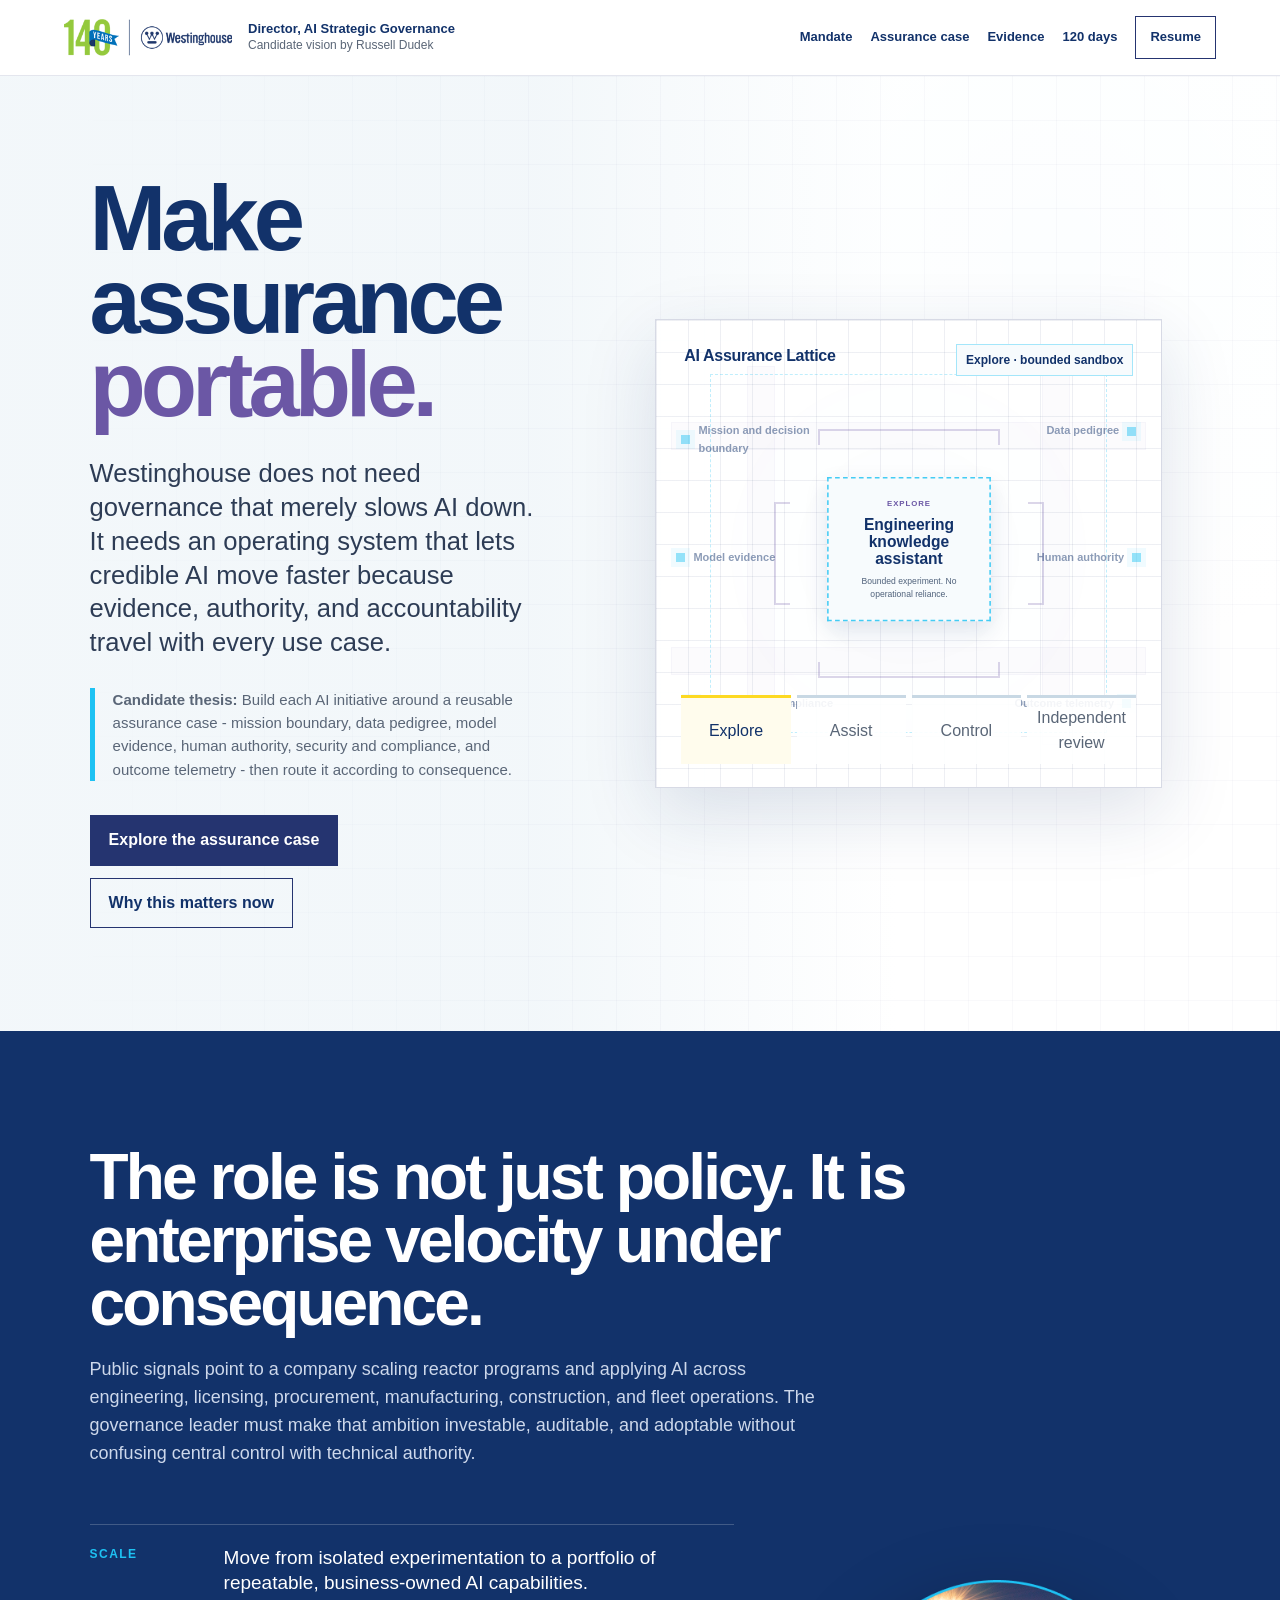
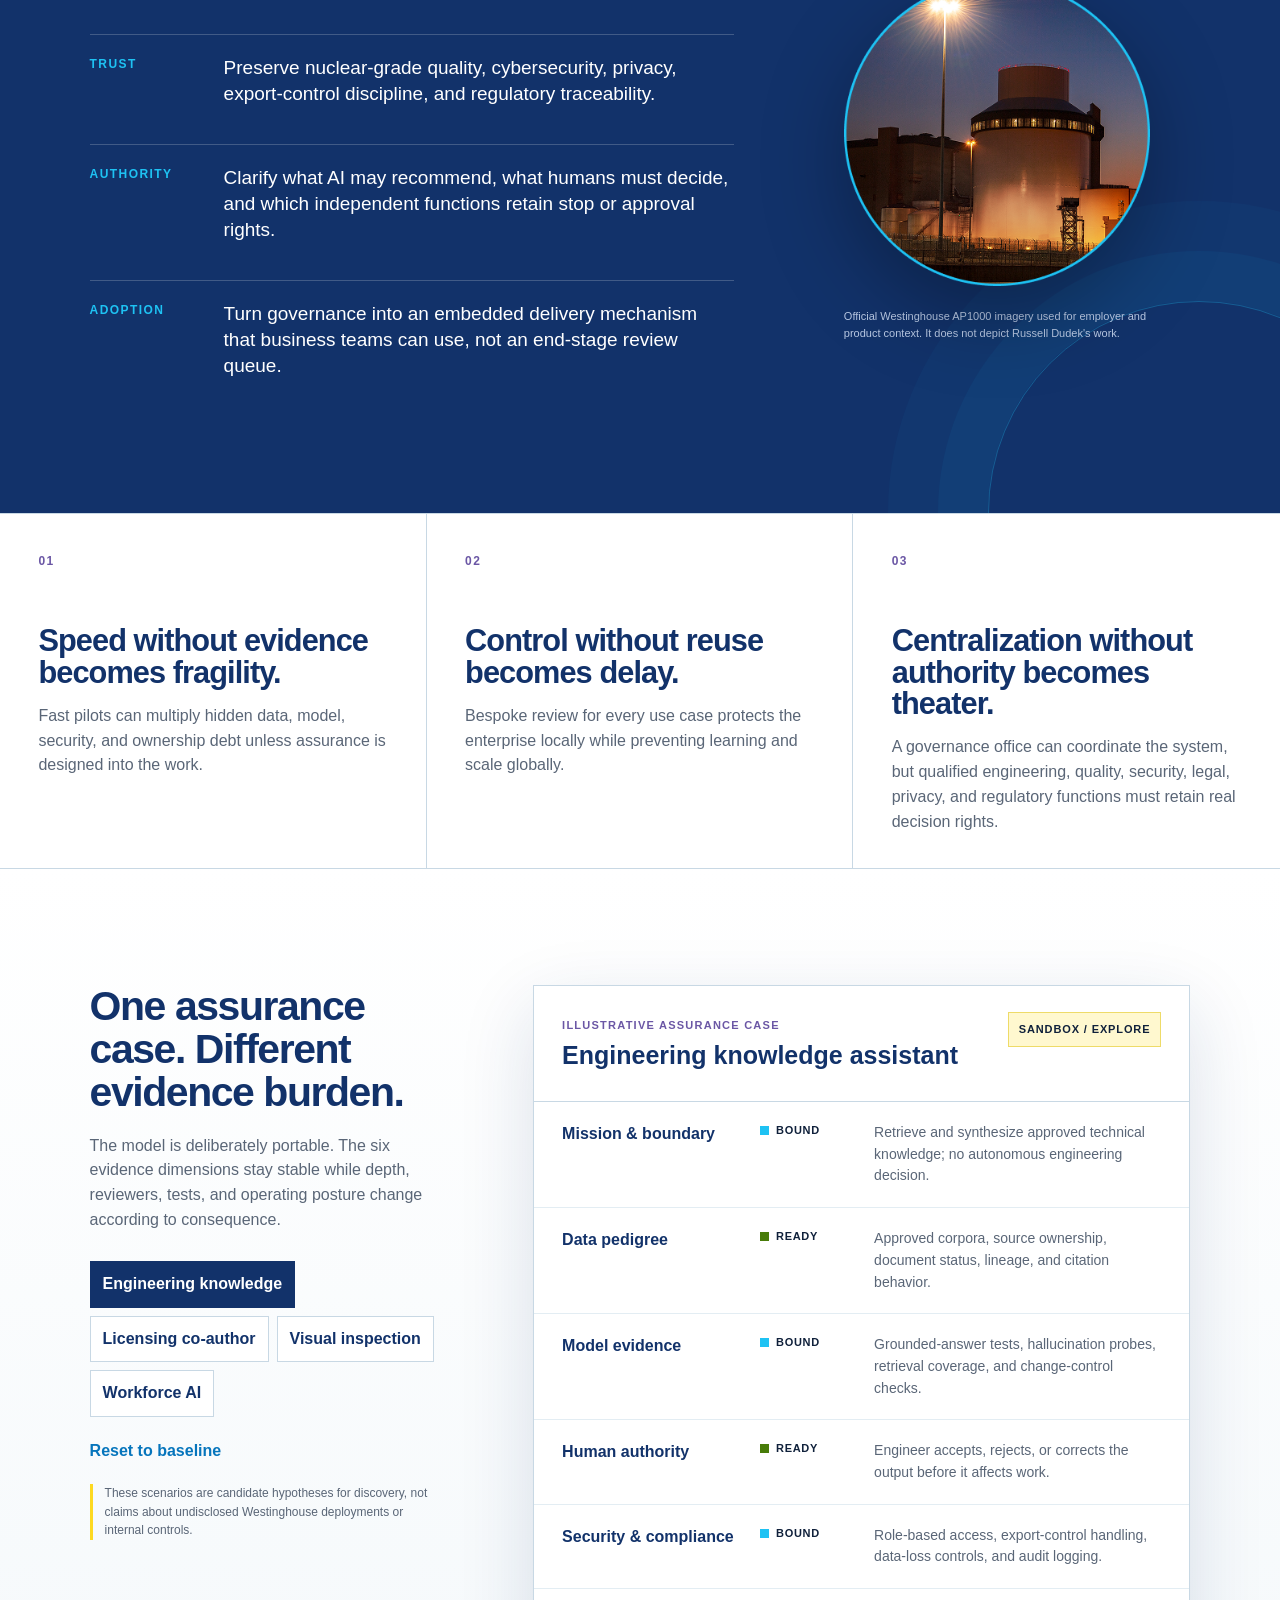
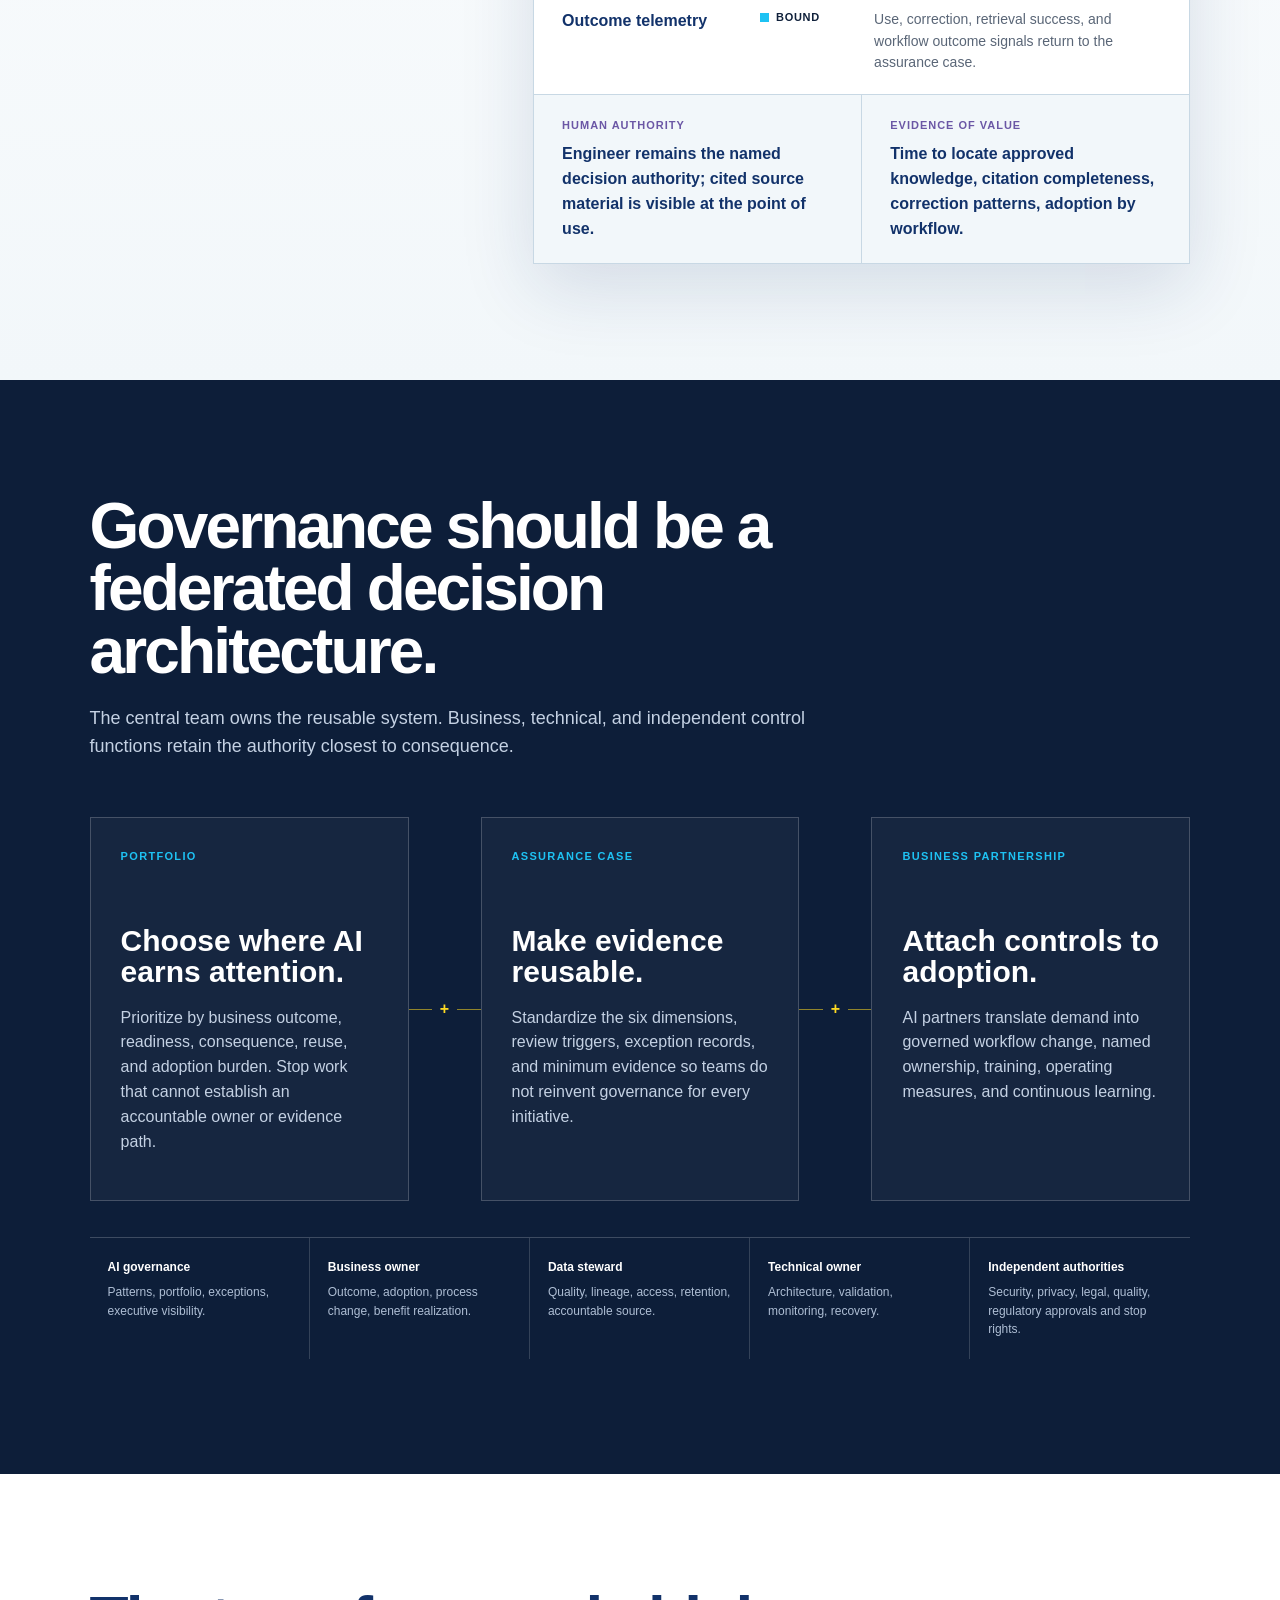
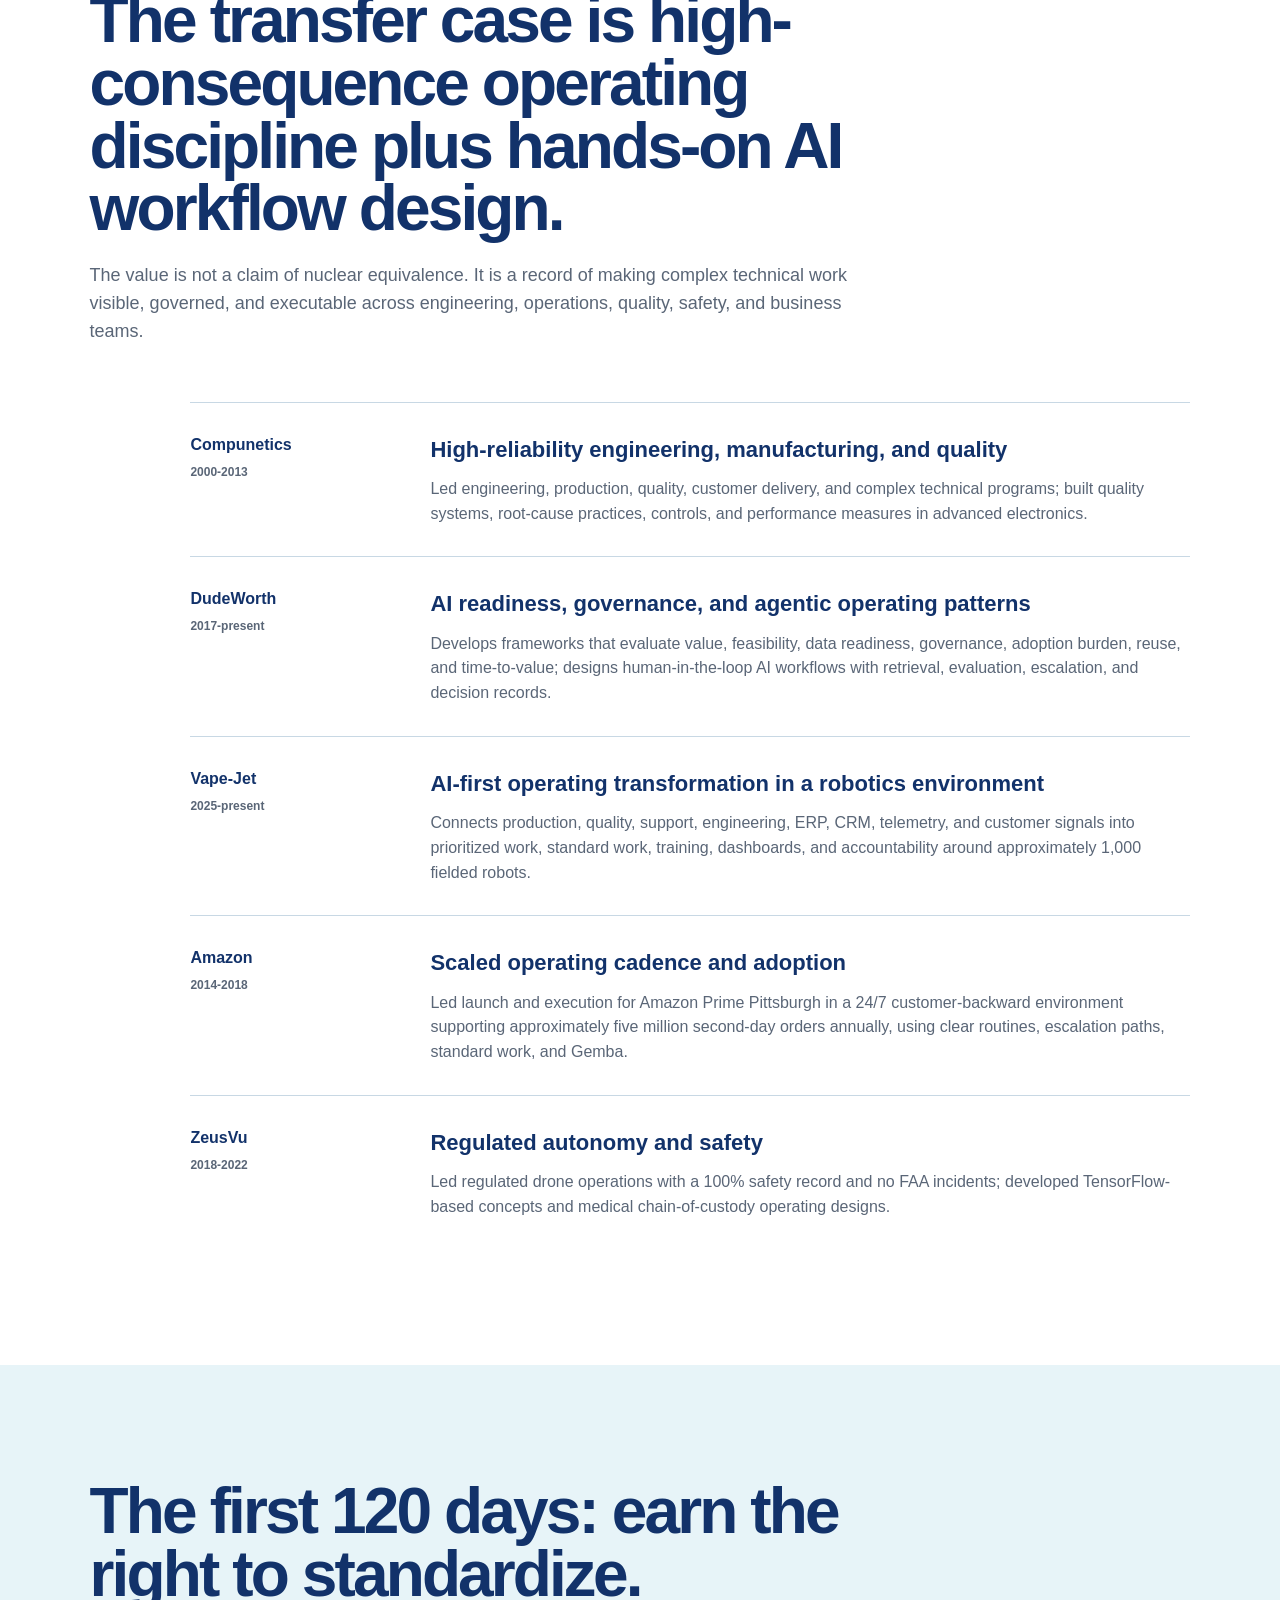
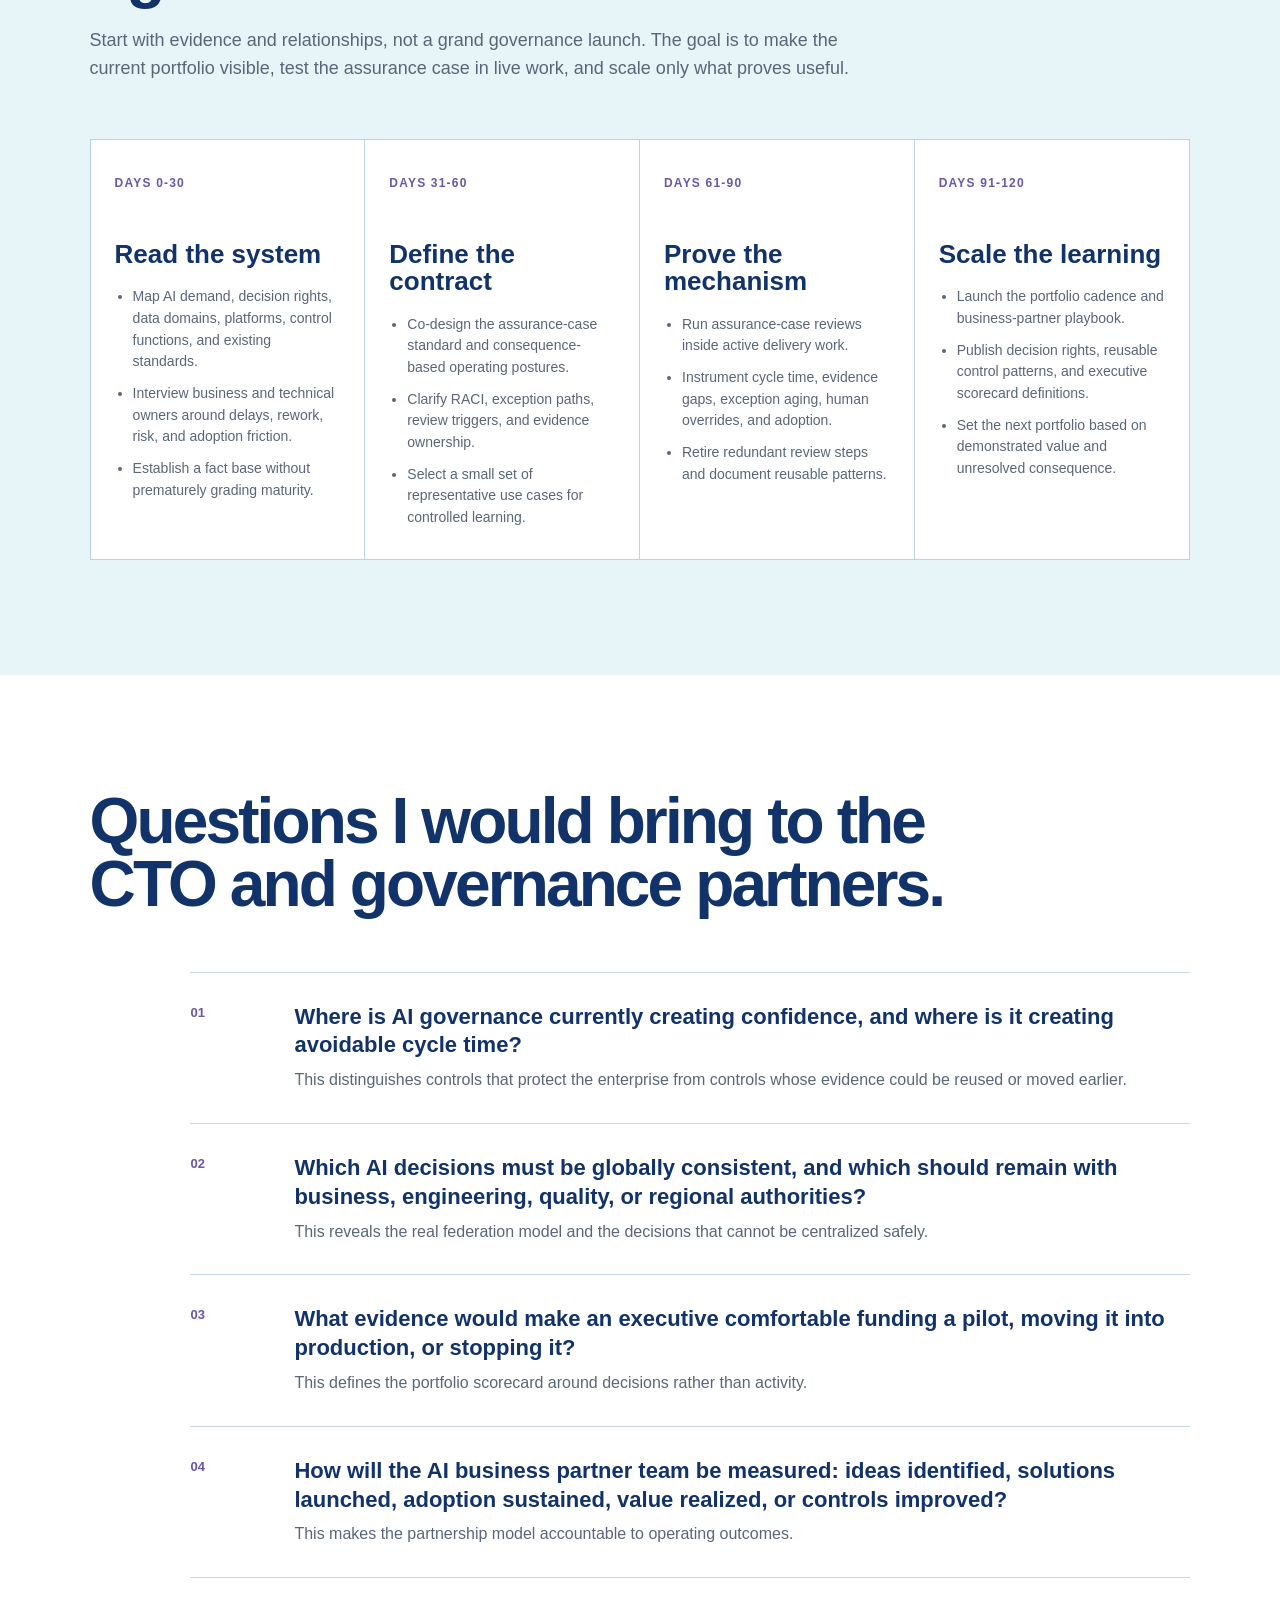
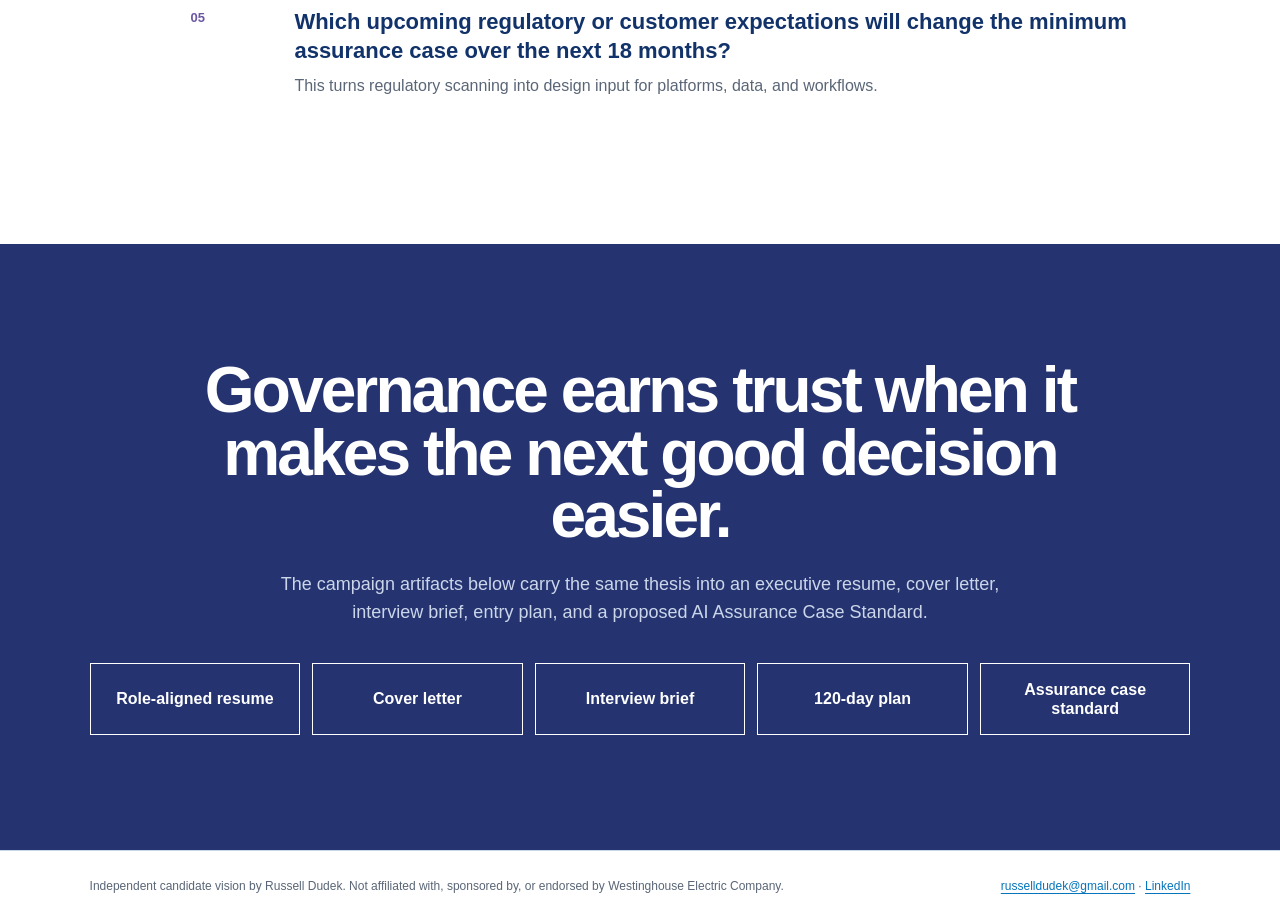
<file: index.html>
<!doctype html>
<html lang="en">
<head>
  <meta charset="utf-8">
  <meta name="viewport" content="width=device-width, initial-scale=1">
  <meta name="description" content="Independent candidate vision by Russell Dudek for Westinghouse Director, AI Strategic Governance.">
  <title>Russell Dudek | Westinghouse Director, AI Strategic Governance</title>
  <link rel="stylesheet" href="styles.css">
  <link rel="stylesheet" href="posture-controls.css">
</head>
<body>
<header class="site-header">
  <div class="site-brand">
    <img src="assets/brand/westinghouse-logo-blue.png" alt="Westinghouse Electric Company">
    <div class="site-brand-copy"><strong>Director, AI Strategic Governance</strong>Candidate vision by Russell Dudek</div>
  </div>
  <button class="mobile-menu" aria-expanded="false" aria-controls="primary-nav">Menu</button>
  <nav class="site-nav" id="primary-nav" aria-label="Primary navigation">
    <a href="#mandate">Mandate</a><a href="#model">Assurance case</a><a href="#evidence">Evidence</a><a href="#entry">120 days</a>
    <a class="nav-action" href="resume.html">Resume</a>
  </nav>
</header>
<main>
  <section class="hero" aria-labelledby="hero-title">
    <div class="hero-copy">
      <h1 id="hero-title">Make assurance <span>portable.</span></h1>
      <p class="hero-lead">Westinghouse does not need governance that merely slows AI down. It needs an operating system that lets credible AI move faster because evidence, authority, and accountability travel with every use case.</p>
      <p class="hero-thesis"><strong>Candidate thesis:</strong> Build each AI initiative around a reusable assurance case - mission boundary, data pedigree, model evidence, human authority, security and compliance, and outcome telemetry - then route it according to consequence.</p>
      <div class="hero-actions"><a class="btn" href="#model">Explore the assurance case</a><a class="btn secondary" href="#mandate">Why this matters now</a></div>
    </div>
    <div class="assurance-stage" aria-label="Animated AI Assurance Lattice">
      <div class="stage-halo"></div>
      <div class="lattice-board" data-posture-state="explore">
        <div class="lattice-head"><span class="lattice-title">AI Assurance Lattice</span><span class="lattice-state" aria-live="polite">Explore · bounded sandbox</span></div>
        <div class="lattice-beam beam-h1"></div><div class="lattice-beam beam-h2"></div><div class="lattice-beam beam-v1"></div><div class="lattice-beam beam-v2"></div>
        <div class="assembly-piece piece-top"></div><div class="assembly-piece piece-bottom"></div><div class="assembly-piece piece-left"></div><div class="assembly-piece piece-right"></div>
        <div class="evidence-tag tag-mission">Mission and decision boundary</div><div class="evidence-tag tag-data">Data pedigree</div><div class="evidence-tag tag-model">Model evidence</div><div class="evidence-tag tag-human">Human authority</div><div class="evidence-tag tag-control">Security and compliance</div><div class="evidence-tag tag-outcome">Outcome telemetry</div>
        <div class="lattice-core"><small>Explore</small><strong id="lattice-core-title">Engineering knowledge assistant</strong><em>Bounded experiment. No operational reliance.</em></div>
        <div class="posture-rail" role="group" aria-label="Operating postures">
          <button type="button" class="posture-step active" data-posture="Sandbox / explore" aria-pressed="true">Explore</button>
          <button type="button" class="posture-step" data-posture="Assisted workflow" aria-pressed="false">Assist</button>
          <button type="button" class="posture-step" data-posture="Controlled production" aria-pressed="false">Control</button>
          <button type="button" class="posture-step" data-posture="Independent assurance review" aria-pressed="false">Independent review</button>
        </div>
      </div>
    </div>
  </section>

  <section class="section context-band" id="mandate">
    <div class="section-head"><h2>The role is not just policy. It is enterprise velocity under consequence.</h2><p>Public signals point to a company scaling reactor programs and applying AI across engineering, licensing, procurement, manufacturing, construction, and fleet operations. The governance leader must make that ambition investable, auditable, and adoptable without confusing central control with technical authority.</p></div>
    <div class="context-grid">
      <div class="pressure-lines">
        <div class="pressure-line"><strong>Scale</strong><span>Move from isolated experimentation to a portfolio of repeatable, business-owned AI capabilities.</span></div>
        <div class="pressure-line"><strong>Trust</strong><span>Preserve nuclear-grade quality, cybersecurity, privacy, export-control discipline, and regulatory traceability.</span></div>
        <div class="pressure-line"><strong>Authority</strong><span>Clarify what AI may recommend, what humans must decide, and which independent functions retain stop or approval rights.</span></div>
        <div class="pressure-line"><strong>Adoption</strong><span>Turn governance into an embedded delivery mechanism that business teams can use, not an end-stage review queue.</span></div>
      </div>
      <figure class="context-image"><img src="assets/company/ap1000-pwr-circle.png" alt="Official Westinghouse AP1000 product image"><figcaption>Official Westinghouse AP1000 imagery used for employer and product context. It does not depict Russell Dudek's work.</figcaption></figure>
    </div>
  </section>

  <section class="tension-strip" aria-label="Operating tensions">
    <article class="tension"><span class="num">01</span><h3>Speed without evidence becomes fragility.</h3><p>Fast pilots can multiply hidden data, model, security, and ownership debt unless assurance is designed into the work.</p></article>
    <article class="tension"><span class="num">02</span><h3>Control without reuse becomes delay.</h3><p>Bespoke review for every use case protects the enterprise locally while preventing learning and scale globally.</p></article>
    <article class="tension"><span class="num">03</span><h3>Centralization without authority becomes theater.</h3><p>A governance office can coordinate the system, but qualified engineering, quality, security, legal, privacy, and regulatory functions must retain real decision rights.</p></article>
  </section>

  <section class="section model-section" id="model">
    <div class="model-wrap">
      <div class="model-copy">
        <h3>One assurance case. Different evidence burden.</h3>
        <p>The model is deliberately portable. The six evidence dimensions stay stable while depth, reviewers, tests, and operating posture change according to consequence.</p>
        <div class="scenario-controls" role="tablist" aria-label="Illustrative AI use-case scenarios">
          <button role="tab" data-scenario="engineering" aria-selected="true">Engineering knowledge</button>
          <button role="tab" data-scenario="licensing" aria-selected="false">Licensing co-author</button>
          <button role="tab" data-scenario="inspection" aria-selected="false">Visual inspection</button>
          <button role="tab" data-scenario="workforce" aria-selected="false">Workforce AI</button>
        </div>
        <button class="reset-button" id="reset-scenario">Reset to baseline</button>
        <p class="assumption-note">These scenarios are candidate hypotheses for discovery, not claims about undisclosed Westinghouse deployments or internal controls.</p>
      </div>
      <div class="case-panel" aria-live="polite">
        <div class="case-header"><div><span class="doc-kicker">Illustrative assurance case</span><h3 id="case-title">Engineering knowledge assistant</h3></div><span class="posture" id="case-posture">Sandbox / explore</span></div>
        <ol class="evidence-list">
          <li class="evidence-row"><span class="evidence-label">Mission &amp; boundary</span><span class="evidence-status bound">Bound</span><span class="evidence-detail">Retrieve and synthesize approved technical knowledge; no autonomous engineering decision.</span></li>
          <li class="evidence-row"><span class="evidence-label">Data pedigree</span><span class="evidence-status ready">Ready</span><span class="evidence-detail">Approved corpora, source ownership, document status, lineage, and citation behavior.</span></li>
          <li class="evidence-row"><span class="evidence-label">Model evidence</span><span class="evidence-status bound">Bound</span><span class="evidence-detail">Grounded-answer tests, hallucination probes, retrieval coverage, and change-control checks.</span></li>
          <li class="evidence-row"><span class="evidence-label">Human authority</span><span class="evidence-status ready">Ready</span><span class="evidence-detail">Engineer accepts, rejects, or corrects the output before it affects work.</span></li>
          <li class="evidence-row"><span class="evidence-label">Security &amp; compliance</span><span class="evidence-status bound">Bound</span><span class="evidence-detail">Role-based access, export-control handling, data-loss controls, and audit logging.</span></li>
          <li class="evidence-row"><span class="evidence-label">Outcome telemetry</span><span class="evidence-status bound">Bound</span><span class="evidence-detail">Use, correction, retrieval success, and workflow outcome signals return to the assurance case.</span></li>
        </ol>
        <div class="case-footer"><div class="case-readout"><strong>Human authority</strong><span id="authority-readout">Engineer remains the named decision authority; cited source material is visible at the point of use.</span></div><div class="case-readout"><strong>Evidence of value</strong><span id="measure-readout">Time to locate approved knowledge, citation completeness, correction patterns, adoption by workflow.</span></div></div>
      </div>
    </div>
  </section>

  <section class="section architecture">
    <div class="section-head"><h2>Governance should be a federated decision architecture.</h2><p>The central team owns the reusable system. Business, technical, and independent control functions retain the authority closest to consequence.</p></div>
    <div class="arch-map">
      <article class="arch-node"><strong>Portfolio</strong><h3>Choose where AI earns attention.</h3><p>Prioritize by business outcome, readiness, consequence, reuse, and adoption burden. Stop work that cannot establish an accountable owner or evidence path.</p></article>
      <div class="arch-bridge"><span>+</span></div>
      <article class="arch-node"><strong>Assurance case</strong><h3>Make evidence reusable.</h3><p>Standardize the six dimensions, review triggers, exception records, and minimum evidence so teams do not reinvent governance for every initiative.</p></article>
      <div class="arch-bridge"><span>+</span></div>
      <article class="arch-node"><strong>Business partnership</strong><h3>Attach controls to adoption.</h3><p>AI partners translate demand into governed workflow change, named ownership, training, operating measures, and continuous learning.</p></article>
    </div>
    <div class="decision-rights" aria-label="Decision rights"><div class="right-cell"><strong>AI governance</strong><span>Patterns, portfolio, exceptions, executive visibility.</span></div><div class="right-cell"><strong>Business owner</strong><span>Outcome, adoption, process change, benefit realization.</span></div><div class="right-cell"><strong>Data steward</strong><span>Quality, lineage, access, retention, accountable source.</span></div><div class="right-cell"><strong>Technical owner</strong><span>Architecture, validation, monitoring, recovery.</span></div><div class="right-cell"><strong>Independent authorities</strong><span>Security, privacy, legal, quality, regulatory approvals and stop rights.</span></div></div>
  </section>

  <section class="section proof-section" id="evidence">
    <div class="section-head"><h2>The transfer case is high-consequence operating discipline plus hands-on AI workflow design.</h2><p>The value is not a claim of nuclear equivalence. It is a record of making complex technical work visible, governed, and executable across engineering, operations, quality, safety, and business teams.</p></div>
    <div class="proof-trail">
      <article class="proof-item"><div class="where">Compunetics<span>2000-2013</span></div><div><h3>High-reliability engineering, manufacturing, and quality</h3><p>Led engineering, production, quality, customer delivery, and complex technical programs; built quality systems, root-cause practices, controls, and performance measures in advanced electronics.</p></div></article>
      <article class="proof-item"><div class="where">DudeWorth<span>2017-present</span></div><div><h3>AI readiness, governance, and agentic operating patterns</h3><p>Develops frameworks that evaluate value, feasibility, data readiness, governance, adoption burden, reuse, and time-to-value; designs human-in-the-loop AI workflows with retrieval, evaluation, escalation, and decision records.</p></div></article>
      <article class="proof-item"><div class="where">Vape-Jet<span>2025-present</span></div><div><h3>AI-first operating transformation in a robotics environment</h3><p>Connects production, quality, support, engineering, ERP, CRM, telemetry, and customer signals into prioritized work, standard work, training, dashboards, and accountability around approximately 1,000 fielded robots.</p></div></article>
      <article class="proof-item"><div class="where">Amazon<span>2014-2018</span></div><div><h3>Scaled operating cadence and adoption</h3><p>Led launch and execution for Amazon Prime Pittsburgh in a 24/7 customer-backward environment supporting approximately five million second-day orders annually, using clear routines, escalation paths, standard work, and Gemba.</p></div></article>
      <article class="proof-item"><div class="where">ZeusVu<span>2018-2022</span></div><div><h3>Regulated autonomy and safety</h3><p>Led regulated drone operations with a 100% safety record and no FAA incidents; developed TensorFlow-based concepts and medical chain-of-custody operating designs.</p></div></article>
    </div>
  </section>

  <section class="section plan-section" id="entry">
    <div class="section-head"><h2>The first 120 days: earn the right to standardize.</h2><p>Start with evidence and relationships, not a grand governance launch. The goal is to make the current portfolio visible, test the assurance case in live work, and scale only what proves useful.</p></div>
    <div class="plan-rail">
      <article class="plan-phase"><span class="days">Days 0-30</span><h3>Read the system</h3><ul><li>Map AI demand, decision rights, data domains, platforms, control functions, and existing standards.</li><li>Interview business and technical owners around delays, rework, risk, and adoption friction.</li><li>Establish a fact base without prematurely grading maturity.</li></ul></article>
      <article class="plan-phase"><span class="days">Days 31-60</span><h3>Define the contract</h3><ul><li>Co-design the assurance-case standard and consequence-based operating postures.</li><li>Clarify RACI, exception paths, review triggers, and evidence ownership.</li><li>Select a small set of representative use cases for controlled learning.</li></ul></article>
      <article class="plan-phase"><span class="days">Days 61-90</span><h3>Prove the mechanism</h3><ul><li>Run assurance-case reviews inside active delivery work.</li><li>Instrument cycle time, evidence gaps, exception aging, human overrides, and adoption.</li><li>Retire redundant review steps and document reusable patterns.</li></ul></article>
      <article class="plan-phase"><span class="days">Days 91-120</span><h3>Scale the learning</h3><ul><li>Launch the portfolio cadence and business-partner playbook.</li><li>Publish decision rights, reusable control patterns, and executive scorecard definitions.</li><li>Set the next portfolio based on demonstrated value and unresolved consequence.</li></ul></article>
    </div>
  </section>

  <section class="section questions-section">
    <div class="section-head"><h2>Questions I would bring to the CTO and governance partners.</h2></div>
    <div class="question-list">
      <div class="question"><div><strong>Where is AI governance currently creating confidence, and where is it creating avoidable cycle time?</strong><span>This distinguishes controls that protect the enterprise from controls whose evidence could be reused or moved earlier.</span></div></div>
      <div class="question"><div><strong>Which AI decisions must be globally consistent, and which should remain with business, engineering, quality, or regional authorities?</strong><span>This reveals the real federation model and the decisions that cannot be centralized safely.</span></div></div>
      <div class="question"><div><strong>What evidence would make an executive comfortable funding a pilot, moving it into production, or stopping it?</strong><span>This defines the portfolio scorecard around decisions rather than activity.</span></div></div>
      <div class="question"><div><strong>How will the AI business partner team be measured: ideas identified, solutions launched, adoption sustained, value realized, or controls improved?</strong><span>This makes the partnership model accountable to operating outcomes.</span></div></div>
      <div class="question"><div><strong>Which upcoming regulatory or customer expectations will change the minimum assurance case over the next 18 months?</strong><span>This turns regulatory scanning into design input for platforms, data, and workflows.</span></div></div>
    </div>
  </section>

  <section class="section final-section"><h2>Governance earns trust when it makes the next good decision easier.</h2><p>The campaign artifacts below carry the same thesis into an executive resume, cover letter, interview brief, entry plan, and a proposed AI Assurance Case Standard.</p><div class="document-links"><a class="btn" href="resume.html">Role-aligned resume</a><a class="btn secondary" href="cover-letter.html">Cover letter</a><a class="btn secondary" href="interview-brief.html">Interview brief</a><a class="btn secondary" href="120-day-plan.html">120-day plan</a><a class="btn secondary" href="assurance-case-standard.html">Assurance case standard</a></div></section>
</main>
<footer class="site-footer"><p>Independent candidate vision by Russell Dudek. Not affiliated with, sponsored by, or endorsed by Westinghouse Electric Company.</p><p><a href="mailto:russelldudek@gmail.com">russelldudek@gmail.com</a> · <a href="https://www.linkedin.com/in/russelldudek">LinkedIn</a></p></footer>
<script src="app.js"></script>
</body>
</html>
</file>
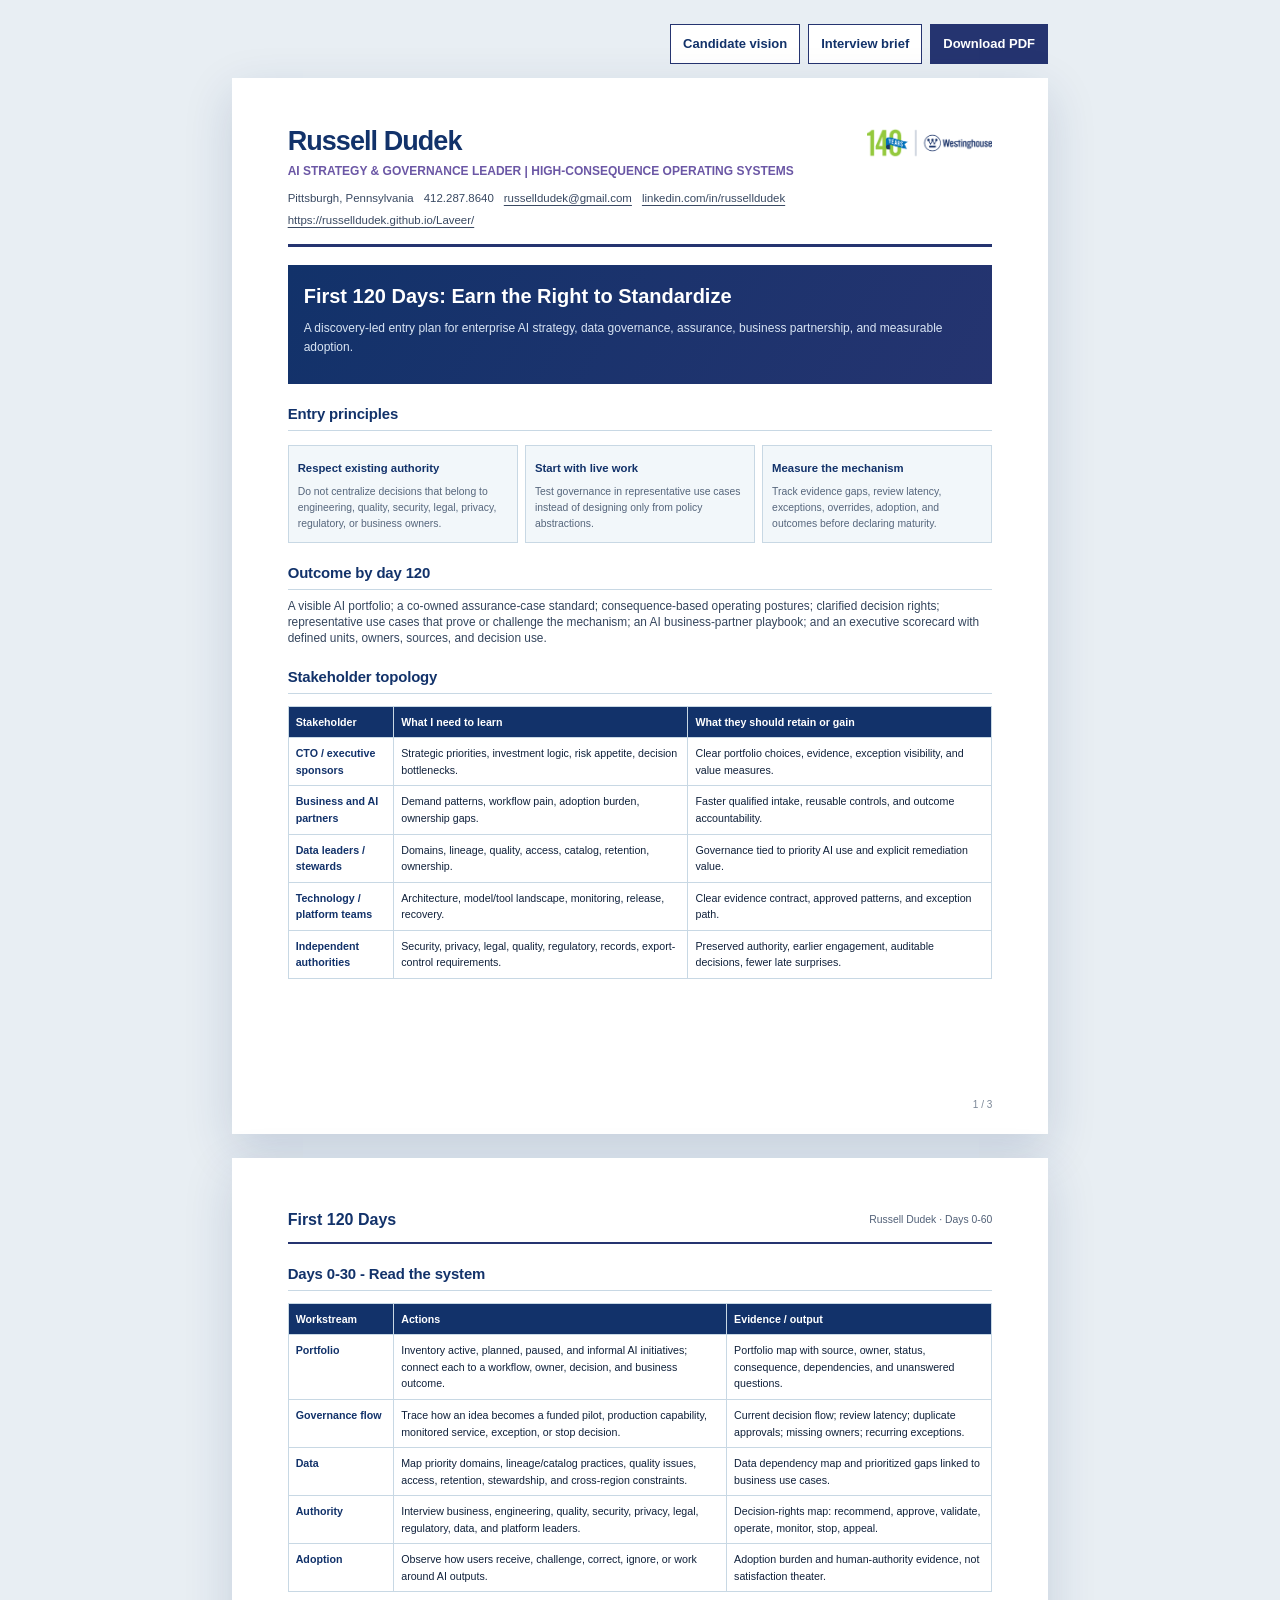
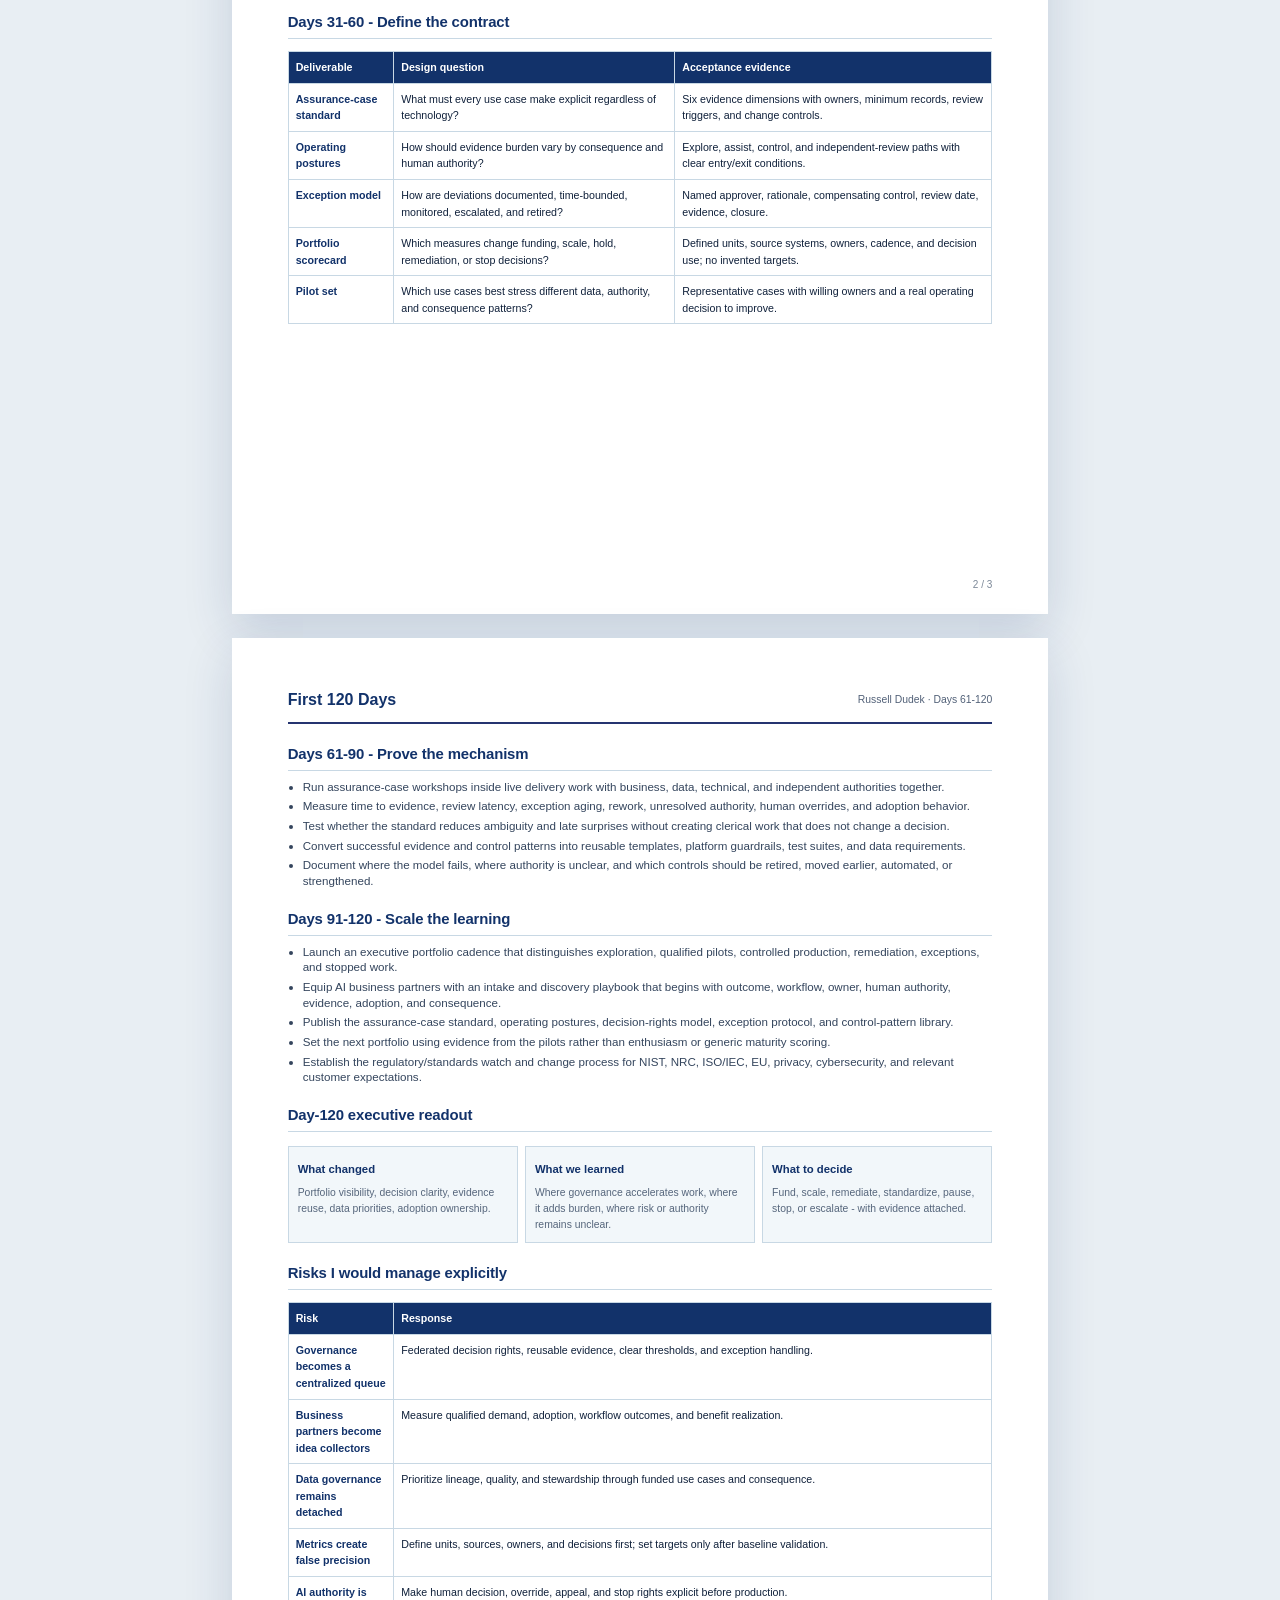
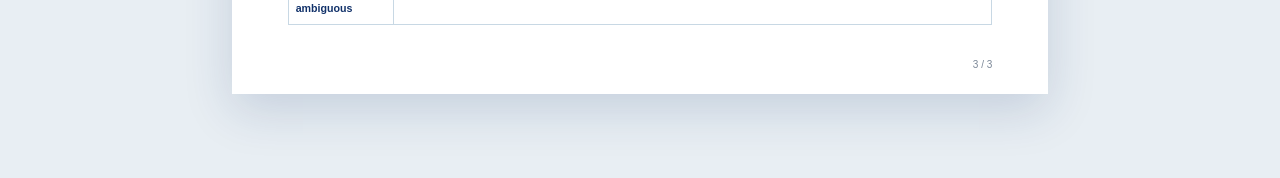
<file: 120-day-plan.html>
<!doctype html><html lang="en"><head><meta charset="utf-8"><meta name="viewport" content="width=device-width, initial-scale=1"><title>Russell Dudek | 120-Day Entry Plan</title><link rel="stylesheet" href="styles.css"></head><body class="doc-body"><nav class="doc-toolbar" aria-label="Document actions"><a href="index.html">Candidate vision</a><a href="interview-brief.html">Interview brief</a><a class="primary" href="docs/Russell-Dudek-Westinghouse-120-Day-Plan.pdf" download>Download PDF</a></nav><main><section class="sheet">
<header class="doc-header">
  <div>
    <h1>Russell Dudek</h1>
    <div class="identity">AI STRATEGY &amp; GOVERNANCE LEADER | HIGH-CONSEQUENCE OPERATING SYSTEMS</div>
    <div class="contact-line">
      <span>Pittsburgh, Pennsylvania</span><span>412.287.8640</span><a href="mailto:russelldudek@gmail.com">russelldudek@gmail.com</a><a href="https://www.linkedin.com/in/russelldudek">linkedin.com/in/russelldudek</a><a href="https://russelldudek.github.io/Laveer/">https://russelldudek.github.io/Laveer/</a>
    </div>
  </div>
  <img src="assets/brand/westinghouse-logo-blue.png" alt="Westinghouse Electric Company">
</header>
<div class="brief-band"><h2>First 120 Days: Earn the Right to Standardize</h2><p>A discovery-led entry plan for enterprise AI strategy, data governance, assurance, business partnership, and measurable adoption.</p></div><div class="doc-section"><h2>Entry principles</h2><div class="artifact-diagram"><div class="cell"><strong>Respect existing authority</strong><span>Do not centralize decisions that belong to engineering, quality, security, legal, privacy, regulatory, or business owners.</span></div><div class="cell"><strong>Start with live work</strong><span>Test governance in representative use cases instead of designing only from policy abstractions.</span></div><div class="cell"><strong>Measure the mechanism</strong><span>Track evidence gaps, review latency, exceptions, overrides, adoption, and outcomes before declaring maturity.</span></div></div></div><div class="doc-section"><h2>Outcome by day 120</h2><p>A visible AI portfolio; a co-owned assurance-case standard; consequence-based operating postures; clarified decision rights; representative use cases that prove or challenge the mechanism; an AI business-partner playbook; and an executive scorecard with defined units, owners, sources, and decision use.</p></div><div class="doc-section"><h2>Stakeholder topology</h2><table class="phase-table"><thead><tr><th>Stakeholder</th><th>What I need to learn</th><th>What they should retain or gain</th></tr></thead><tbody><tr><td>CTO / executive sponsors</td><td>Strategic priorities, investment logic, risk appetite, decision bottlenecks.</td><td>Clear portfolio choices, evidence, exception visibility, and value measures.</td></tr><tr><td>Business and AI partners</td><td>Demand patterns, workflow pain, adoption burden, ownership gaps.</td><td>Faster qualified intake, reusable controls, and outcome accountability.</td></tr><tr><td>Data leaders / stewards</td><td>Domains, lineage, quality, access, catalog, retention, ownership.</td><td>Governance tied to priority AI use and explicit remediation value.</td></tr><tr><td>Technology / platform teams</td><td>Architecture, model/tool landscape, monitoring, release, recovery.</td><td>Clear evidence contract, approved patterns, and exception path.</td></tr><tr><td>Independent authorities</td><td>Security, privacy, legal, quality, regulatory, records, export-control requirements.</td><td>Preserved authority, earlier engagement, auditable decisions, fewer late surprises.</td></tr></tbody></table></div><div class="page-label">1 / 3</div></section><section class="sheet"><div class="page-continuation"><strong>First 120 Days</strong><span>Russell Dudek · Days 0-60</span></div><div class="doc-section"><h2>Days 0-30 - Read the system</h2><table class="phase-table"><thead><tr><th>Workstream</th><th>Actions</th><th>Evidence / output</th></tr></thead><tbody><tr><td>Portfolio</td><td>Inventory active, planned, paused, and informal AI initiatives; connect each to a workflow, owner, decision, and business outcome.</td><td>Portfolio map with source, owner, status, consequence, dependencies, and unanswered questions.</td></tr><tr><td>Governance flow</td><td>Trace how an idea becomes a funded pilot, production capability, monitored service, exception, or stop decision.</td><td>Current decision flow; review latency; duplicate approvals; missing owners; recurring exceptions.</td></tr><tr><td>Data</td><td>Map priority domains, lineage/catalog practices, quality issues, access, retention, stewardship, and cross-region constraints.</td><td>Data dependency map and prioritized gaps linked to business use cases.</td></tr><tr><td>Authority</td><td>Interview business, engineering, quality, security, privacy, legal, regulatory, data, and platform leaders.</td><td>Decision-rights map: recommend, approve, validate, operate, monitor, stop, appeal.</td></tr><tr><td>Adoption</td><td>Observe how users receive, challenge, correct, ignore, or work around AI outputs.</td><td>Adoption burden and human-authority evidence, not satisfaction theater.</td></tr></tbody></table></div><div class="doc-section"><h2>Days 31-60 - Define the contract</h2><table class="phase-table"><thead><tr><th>Deliverable</th><th>Design question</th><th>Acceptance evidence</th></tr></thead><tbody><tr><td>Assurance-case standard</td><td>What must every use case make explicit regardless of technology?</td><td>Six evidence dimensions with owners, minimum records, review triggers, and change controls.</td></tr><tr><td>Operating postures</td><td>How should evidence burden vary by consequence and human authority?</td><td>Explore, assist, control, and independent-review paths with clear entry/exit conditions.</td></tr><tr><td>Exception model</td><td>How are deviations documented, time-bounded, monitored, escalated, and retired?</td><td>Named approver, rationale, compensating control, review date, evidence, closure.</td></tr><tr><td>Portfolio scorecard</td><td>Which measures change funding, scale, hold, remediation, or stop decisions?</td><td>Defined units, source systems, owners, cadence, and decision use; no invented targets.</td></tr><tr><td>Pilot set</td><td>Which use cases best stress different data, authority, and consequence patterns?</td><td>Representative cases with willing owners and a real operating decision to improve.</td></tr></tbody></table></div><div class="page-label">2 / 3</div></section><section class="sheet"><div class="page-continuation"><strong>First 120 Days</strong><span>Russell Dudek · Days 61-120</span></div><div class="doc-section"><h2>Days 61-90 - Prove the mechanism</h2><ul><li>Run assurance-case workshops inside live delivery work with business, data, technical, and independent authorities together.</li><li>Measure time to evidence, review latency, exception aging, rework, unresolved authority, human overrides, and adoption behavior.</li><li>Test whether the standard reduces ambiguity and late surprises without creating clerical work that does not change a decision.</li><li>Convert successful evidence and control patterns into reusable templates, platform guardrails, test suites, and data requirements.</li><li>Document where the model fails, where authority is unclear, and which controls should be retired, moved earlier, automated, or strengthened.</li></ul></div><div class="doc-section"><h2>Days 91-120 - Scale the learning</h2><ul><li>Launch an executive portfolio cadence that distinguishes exploration, qualified pilots, controlled production, remediation, exceptions, and stopped work.</li><li>Equip AI business partners with an intake and discovery playbook that begins with outcome, workflow, owner, human authority, evidence, adoption, and consequence.</li><li>Publish the assurance-case standard, operating postures, decision-rights model, exception protocol, and control-pattern library.</li><li>Set the next portfolio using evidence from the pilots rather than enthusiasm or generic maturity scoring.</li><li>Establish the regulatory/standards watch and change process for NIST, NRC, ISO/IEC, EU, privacy, cybersecurity, and relevant customer expectations.</li></ul></div><div class="doc-section"><h2>Day-120 executive readout</h2><div class="artifact-diagram"><div class="cell"><strong>What changed</strong><span>Portfolio visibility, decision clarity, evidence reuse, data priorities, adoption ownership.</span></div><div class="cell"><strong>What we learned</strong><span>Where governance accelerates work, where it adds burden, where risk or authority remains unclear.</span></div><div class="cell"><strong>What to decide</strong><span>Fund, scale, remediate, standardize, pause, stop, or escalate - with evidence attached.</span></div></div></div><div class="doc-section"><h2>Risks I would manage explicitly</h2><table class="phase-table"><thead><tr><th>Risk</th><th>Response</th></tr></thead><tbody><tr><td>Governance becomes a centralized queue</td><td>Federated decision rights, reusable evidence, clear thresholds, and exception handling.</td></tr><tr><td>Business partners become idea collectors</td><td>Measure qualified demand, adoption, workflow outcomes, and benefit realization.</td></tr><tr><td>Data governance remains detached</td><td>Prioritize lineage, quality, and stewardship through funded use cases and consequence.</td></tr><tr><td>Metrics create false precision</td><td>Define units, sources, owners, and decisions first; set targets only after baseline validation.</td></tr><tr><td>AI authority is ambiguous</td><td>Make human decision, override, appeal, and stop rights explicit before production.</td></tr></tbody></table></div><div class="page-label">3 / 3</div></section></main></body></html>
</file>
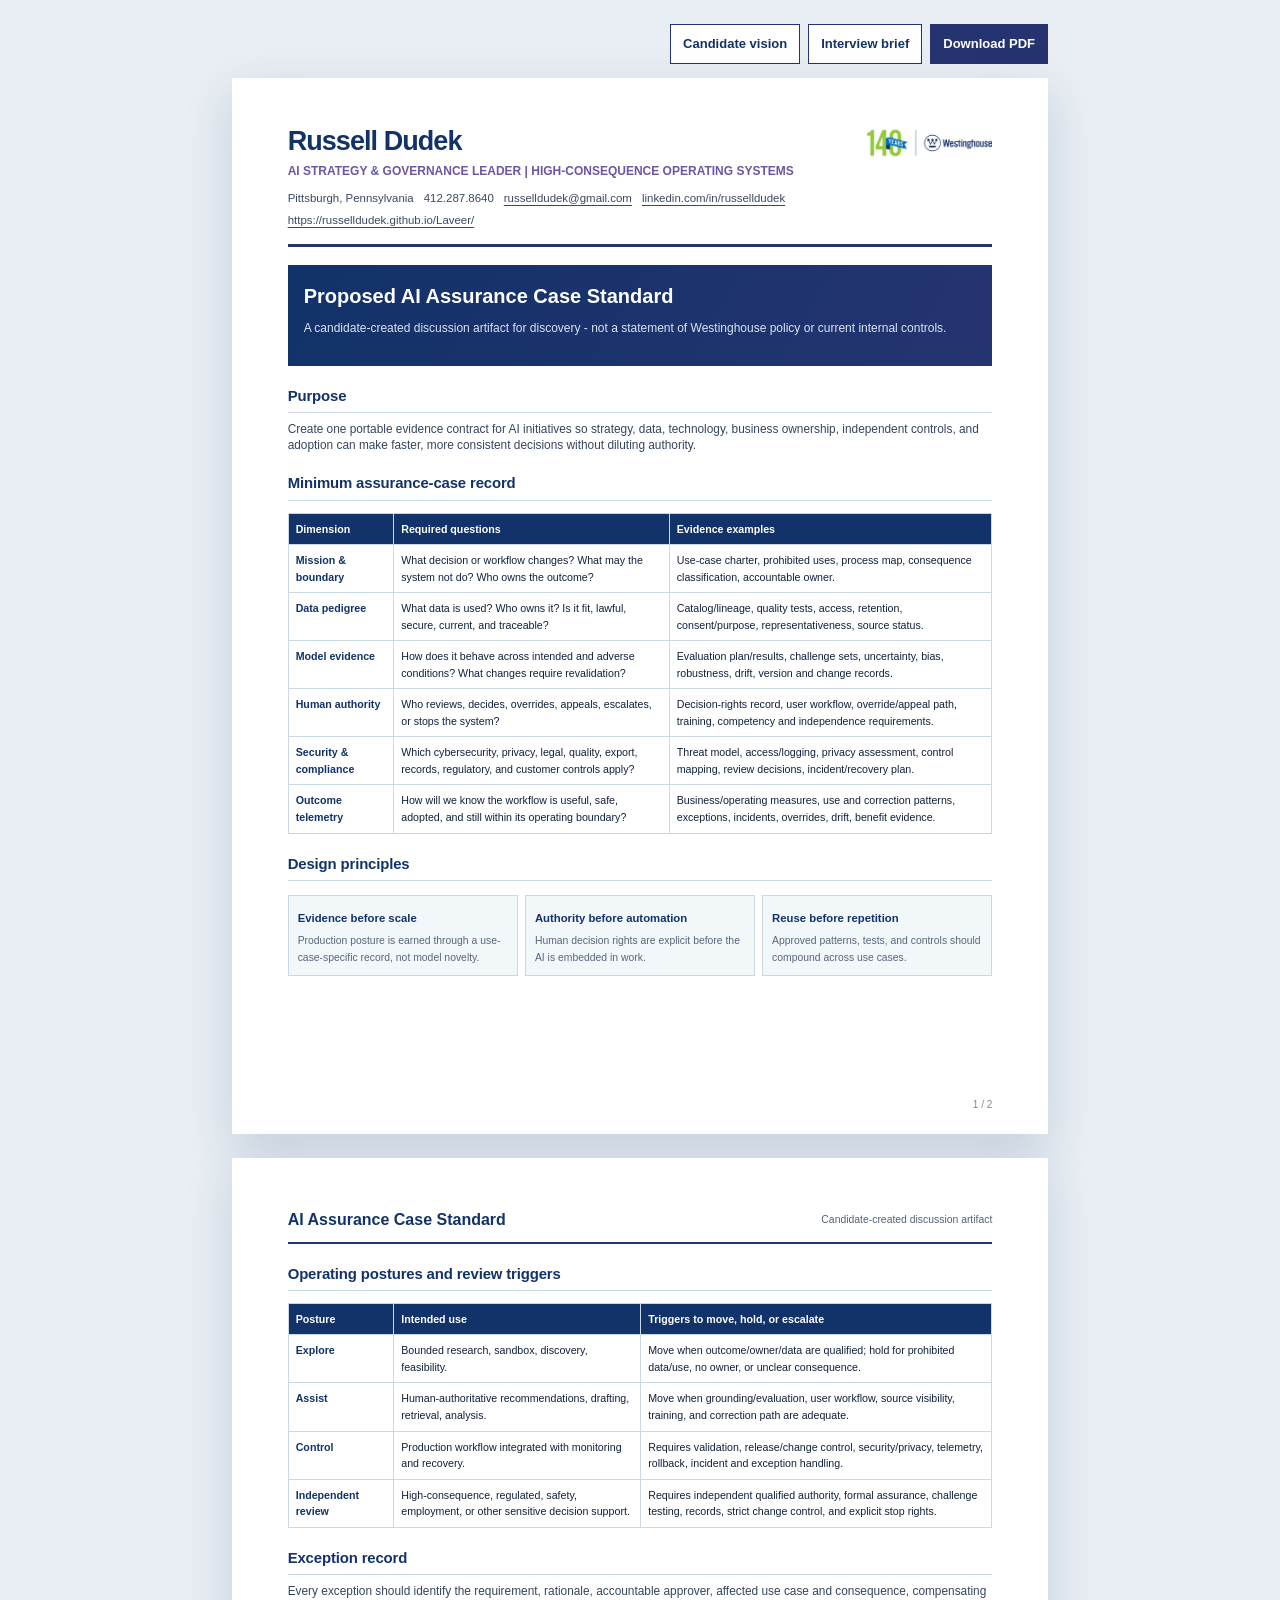
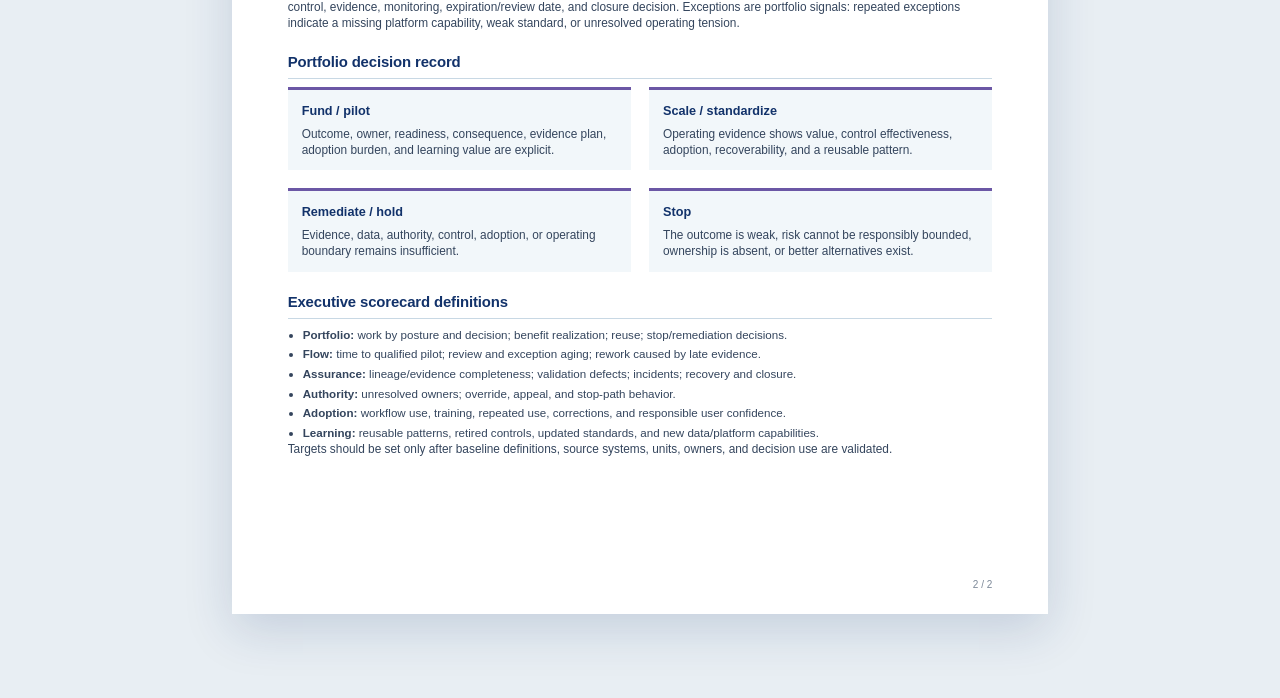
<file: assurance-case-standard.html>
<!doctype html><html lang="en"><head><meta charset="utf-8"><meta name="viewport" content="width=device-width, initial-scale=1"><title>Russell Dudek | Proposed AI Assurance Case Standard</title><link rel="stylesheet" href="styles.css"></head><body class="doc-body"><nav class="doc-toolbar" aria-label="Document actions"><a href="index.html">Candidate vision</a><a href="interview-brief.html">Interview brief</a><a class="primary" href="docs/Russell-Dudek-Westinghouse-AI-Assurance-Case-Standard.pdf" download>Download PDF</a></nav><main><section class="sheet">
<header class="doc-header">
  <div>
    <h1>Russell Dudek</h1>
    <div class="identity">AI STRATEGY &amp; GOVERNANCE LEADER | HIGH-CONSEQUENCE OPERATING SYSTEMS</div>
    <div class="contact-line">
      <span>Pittsburgh, Pennsylvania</span><span>412.287.8640</span><a href="mailto:russelldudek@gmail.com">russelldudek@gmail.com</a><a href="https://www.linkedin.com/in/russelldudek">linkedin.com/in/russelldudek</a><a href="https://russelldudek.github.io/Laveer/">https://russelldudek.github.io/Laveer/</a>
    </div>
  </div>
  <img src="assets/brand/westinghouse-logo-blue.png" alt="Westinghouse Electric Company">
</header>
<div class="brief-band"><h2>Proposed AI Assurance Case Standard</h2><p>A candidate-created discussion artifact for discovery - not a statement of Westinghouse policy or current internal controls.</p></div><div class="doc-section"><h2>Purpose</h2><p>Create one portable evidence contract for AI initiatives so strategy, data, technology, business ownership, independent controls, and adoption can make faster, more consistent decisions without diluting authority.</p></div><div class="doc-section"><h2>Minimum assurance-case record</h2><table class="phase-table"><thead><tr><th>Dimension</th><th>Required questions</th><th>Evidence examples</th></tr></thead><tbody><tr><td>Mission &amp; boundary</td><td>What decision or workflow changes? What may the system not do? Who owns the outcome?</td><td>Use-case charter, prohibited uses, process map, consequence classification, accountable owner.</td></tr><tr><td>Data pedigree</td><td>What data is used? Who owns it? Is it fit, lawful, secure, current, and traceable?</td><td>Catalog/lineage, quality tests, access, retention, consent/purpose, representativeness, source status.</td></tr><tr><td>Model evidence</td><td>How does it behave across intended and adverse conditions? What changes require revalidation?</td><td>Evaluation plan/results, challenge sets, uncertainty, bias, robustness, drift, version and change records.</td></tr><tr><td>Human authority</td><td>Who reviews, decides, overrides, appeals, escalates, or stops the system?</td><td>Decision-rights record, user workflow, override/appeal path, training, competency and independence requirements.</td></tr><tr><td>Security &amp; compliance</td><td>Which cybersecurity, privacy, legal, quality, export, records, regulatory, and customer controls apply?</td><td>Threat model, access/logging, privacy assessment, control mapping, review decisions, incident/recovery plan.</td></tr><tr><td>Outcome telemetry</td><td>How will we know the workflow is useful, safe, adopted, and still within its operating boundary?</td><td>Business/operating measures, use and correction patterns, exceptions, incidents, overrides, drift, benefit evidence.</td></tr></tbody></table></div><div class="doc-section"><h2>Design principles</h2><div class="artifact-diagram"><div class="cell"><strong>Evidence before scale</strong><span>Production posture is earned through a use-case-specific record, not model novelty.</span></div><div class="cell"><strong>Authority before automation</strong><span>Human decision rights are explicit before the AI is embedded in work.</span></div><div class="cell"><strong>Reuse before repetition</strong><span>Approved patterns, tests, and controls should compound across use cases.</span></div></div></div><div class="page-label">1 / 2</div></section><section class="sheet"><div class="page-continuation"><strong>AI Assurance Case Standard</strong><span>Candidate-created discussion artifact</span></div><div class="doc-section"><h2>Operating postures and review triggers</h2><table class="phase-table"><thead><tr><th>Posture</th><th>Intended use</th><th>Triggers to move, hold, or escalate</th></tr></thead><tbody><tr><td>Explore</td><td>Bounded research, sandbox, discovery, feasibility.</td><td>Move when outcome/owner/data are qualified; hold for prohibited data/use, no owner, or unclear consequence.</td></tr><tr><td>Assist</td><td>Human-authoritative recommendations, drafting, retrieval, analysis.</td><td>Move when grounding/evaluation, user workflow, source visibility, training, and correction path are adequate.</td></tr><tr><td>Control</td><td>Production workflow integrated with monitoring and recovery.</td><td>Requires validation, release/change control, security/privacy, telemetry, rollback, incident and exception handling.</td></tr><tr><td>Independent review</td><td>High-consequence, regulated, safety, employment, or other sensitive decision support.</td><td>Requires independent qualified authority, formal assurance, challenge testing, records, strict change control, and explicit stop rights.</td></tr></tbody></table></div><div class="doc-section"><h2>Exception record</h2><p>Every exception should identify the requirement, rationale, accountable approver, affected use case and consequence, compensating control, evidence, monitoring, expiration/review date, and closure decision. Exceptions are portfolio signals: repeated exceptions indicate a missing platform capability, weak standard, or unresolved operating tension.</p></div><div class="doc-section"><h2>Portfolio decision record</h2><div class="doc-grid-equal"><div class="side-box"><h3>Fund / pilot</h3><p>Outcome, owner, readiness, consequence, evidence plan, adoption burden, and learning value are explicit.</p></div><div class="side-box"><h3>Scale / standardize</h3><p>Operating evidence shows value, control effectiveness, adoption, recoverability, and a reusable pattern.</p></div><div class="side-box"><h3>Remediate / hold</h3><p>Evidence, data, authority, control, adoption, or operating boundary remains insufficient.</p></div><div class="side-box"><h3>Stop</h3><p>The outcome is weak, risk cannot be responsibly bounded, ownership is absent, or better alternatives exist.</p></div></div></div><div class="doc-section"><h2>Executive scorecard definitions</h2><ul><li><strong>Portfolio:</strong> work by posture and decision; benefit realization; reuse; stop/remediation decisions.</li><li><strong>Flow:</strong> time to qualified pilot; review and exception aging; rework caused by late evidence.</li><li><strong>Assurance:</strong> lineage/evidence completeness; validation defects; incidents; recovery and closure.</li><li><strong>Authority:</strong> unresolved owners; override, appeal, and stop-path behavior.</li><li><strong>Adoption:</strong> workflow use, training, repeated use, corrections, and responsible user confidence.</li><li><strong>Learning:</strong> reusable patterns, retired controls, updated standards, and new data/platform capabilities.</li></ul><p class="source-note">Targets should be set only after baseline definitions, source systems, units, owners, and decision use are validated.</p></div><div class="page-label">2 / 2</div></section></main></body></html>
</file>
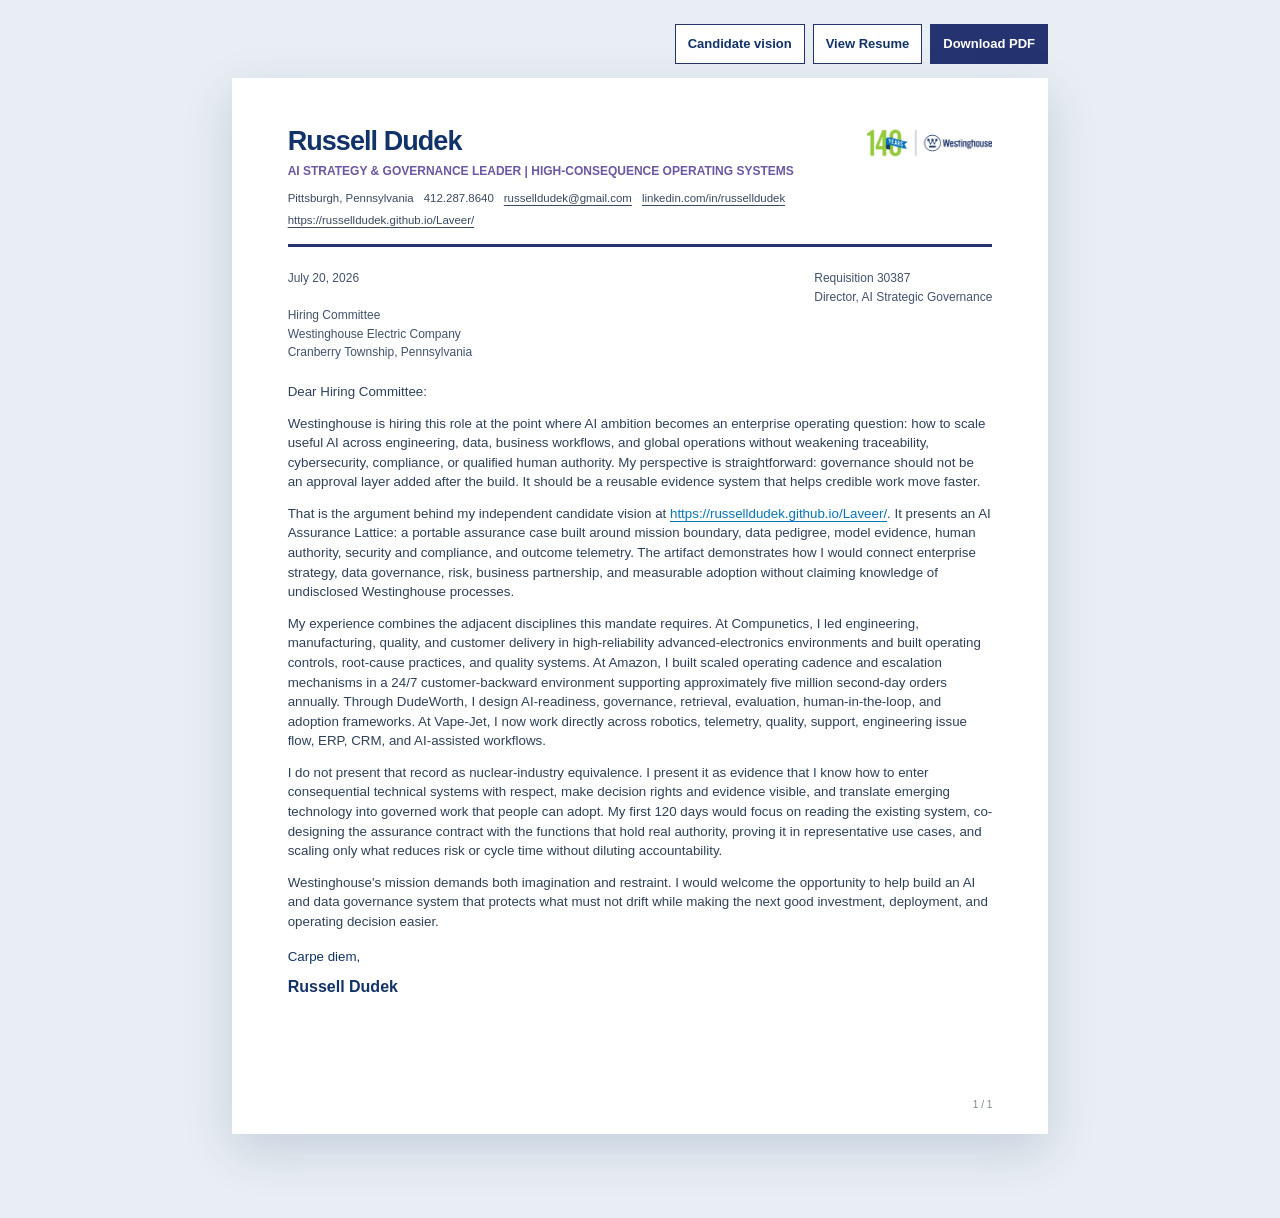
<file: cover-letter.html>
<!doctype html><html lang="en"><head><meta charset="utf-8"><meta name="viewport" content="width=device-width, initial-scale=1"><title>Russell Dudek | Cover Letter | Westinghouse</title><link rel="stylesheet" href="styles.css"></head>
<body class="doc-body"><nav class="doc-toolbar" aria-label="Document actions"><a href="index.html">Candidate vision</a><a href="resume.html">View Resume</a><a class="primary" href="docs/Russell-Dudek-Westinghouse-AI-Governance-Cover-Letter.pdf" download>Download PDF</a></nav>
<main><section class="sheet">
<header class="doc-header">
  <div>
    <h1>Russell Dudek</h1>
    <div class="identity">AI STRATEGY &amp; GOVERNANCE LEADER | HIGH-CONSEQUENCE OPERATING SYSTEMS</div>
    <div class="contact-line">
      <span>Pittsburgh, Pennsylvania</span><span>412.287.8640</span><a href="mailto:russelldudek@gmail.com">russelldudek@gmail.com</a><a href="https://www.linkedin.com/in/russelldudek">linkedin.com/in/russelldudek</a><a href="https://russelldudek.github.io/Laveer/">https://russelldudek.github.io/Laveer/</a>
    </div>
  </div>
  <img src="assets/brand/westinghouse-logo-blue.png" alt="Westinghouse Electric Company">
</header>

<div class="letter-meta"><div>July 20, 2026<br><br>Hiring Committee<br>Westinghouse Electric Company<br>Cranberry Township, Pennsylvania</div><div>Requisition 30387<br>Director, AI Strategic Governance</div></div>
<div class="letter-body"><p>Dear Hiring Committee:</p><p>Westinghouse is hiring this role at the point where AI ambition becomes an enterprise operating question: how to scale useful AI across engineering, data, business workflows, and global operations without weakening traceability, cybersecurity, compliance, or qualified human authority. My perspective is straightforward: governance should not be an approval layer added after the build. It should be a reusable evidence system that helps credible work move faster.</p>
<p>That is the argument behind my independent candidate vision at <a href="https://russelldudek.github.io/Laveer/">https://russelldudek.github.io/Laveer/</a>. It presents an AI Assurance Lattice: a portable assurance case built around mission boundary, data pedigree, model evidence, human authority, security and compliance, and outcome telemetry. The artifact demonstrates how I would connect enterprise strategy, data governance, risk, business partnership, and measurable adoption without claiming knowledge of undisclosed Westinghouse processes.</p>
<p>My experience combines the adjacent disciplines this mandate requires. At Compunetics, I led engineering, manufacturing, quality, and customer delivery in high-reliability advanced-electronics environments and built operating controls, root-cause practices, and quality systems. At Amazon, I built scaled operating cadence and escalation mechanisms in a 24/7 customer-backward environment supporting approximately five million second-day orders annually. Through DudeWorth, I design AI-readiness, governance, retrieval, evaluation, human-in-the-loop, and adoption frameworks. At Vape-Jet, I now work directly across robotics, telemetry, quality, support, engineering issue flow, ERP, CRM, and AI-assisted workflows.</p>
<p>I do not present that record as nuclear-industry equivalence. I present it as evidence that I know how to enter consequential technical systems with respect, make decision rights and evidence visible, and translate emerging technology into governed work that people can adopt. My first 120 days would focus on reading the existing system, co-designing the assurance contract with the functions that hold real authority, proving it in representative use cases, and scaling only what reduces risk or cycle time without diluting accountability.</p>
<p>Westinghouse's mission demands both imagination and restraint. I would welcome the opportunity to help build an AI and data governance system that protects what must not drift while making the next good investment, deployment, and operating decision easier.</p></div>
<div class="signature">Carpe diem,<strong>Russell Dudek</strong></div><div class="page-label">1 / 1</div></section></main></body></html>
</file>
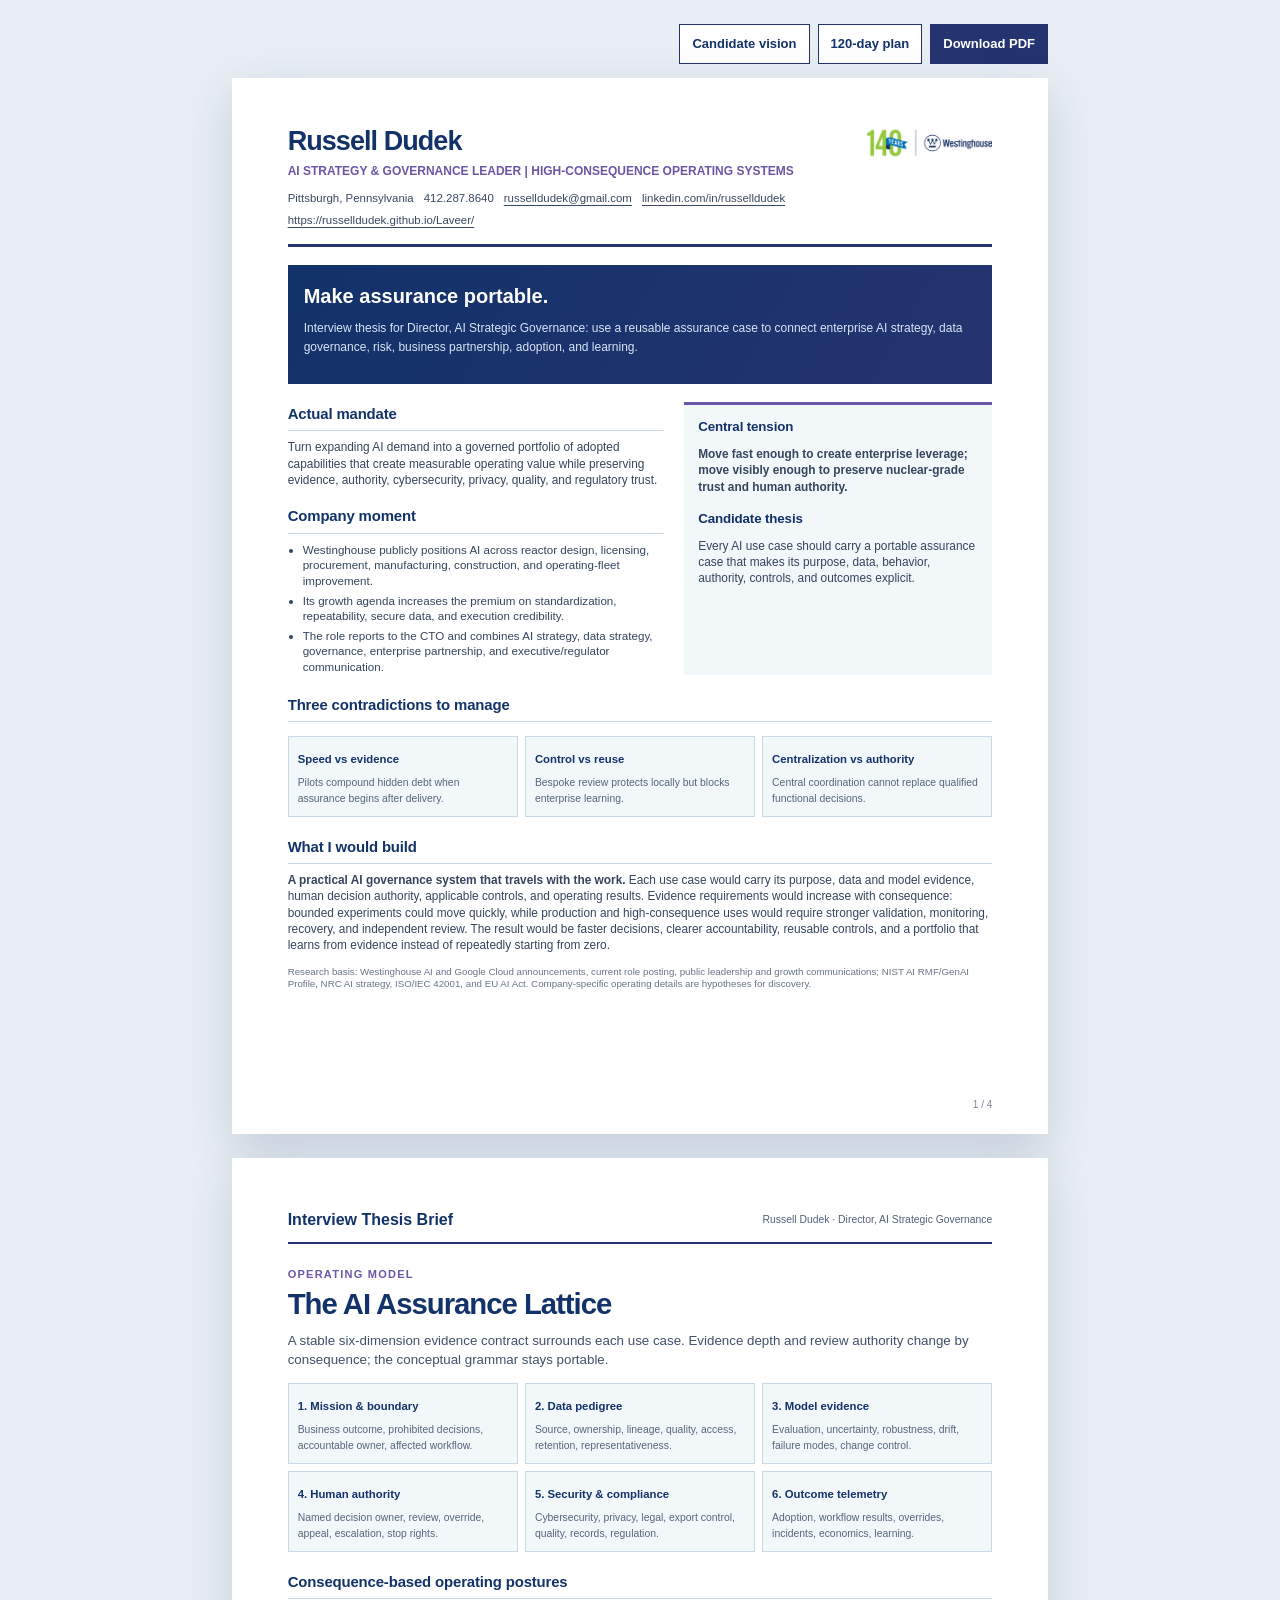
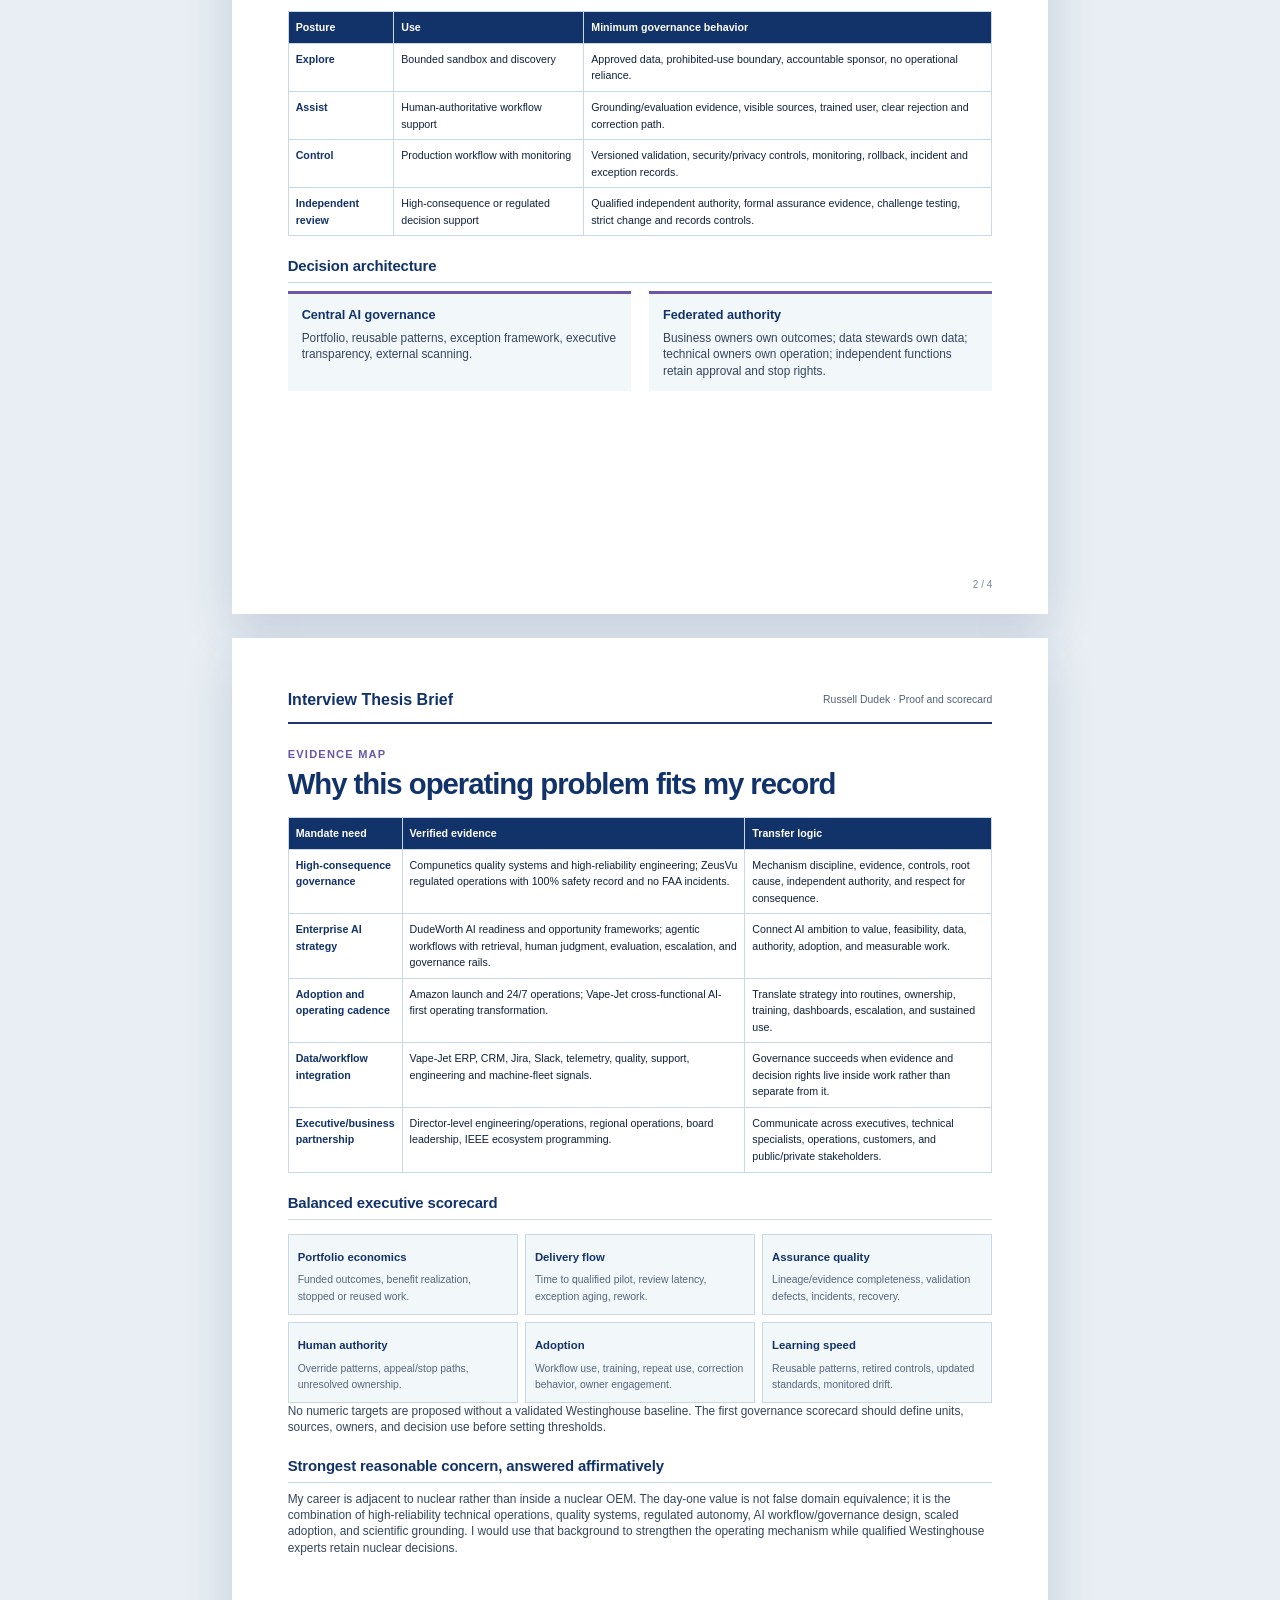
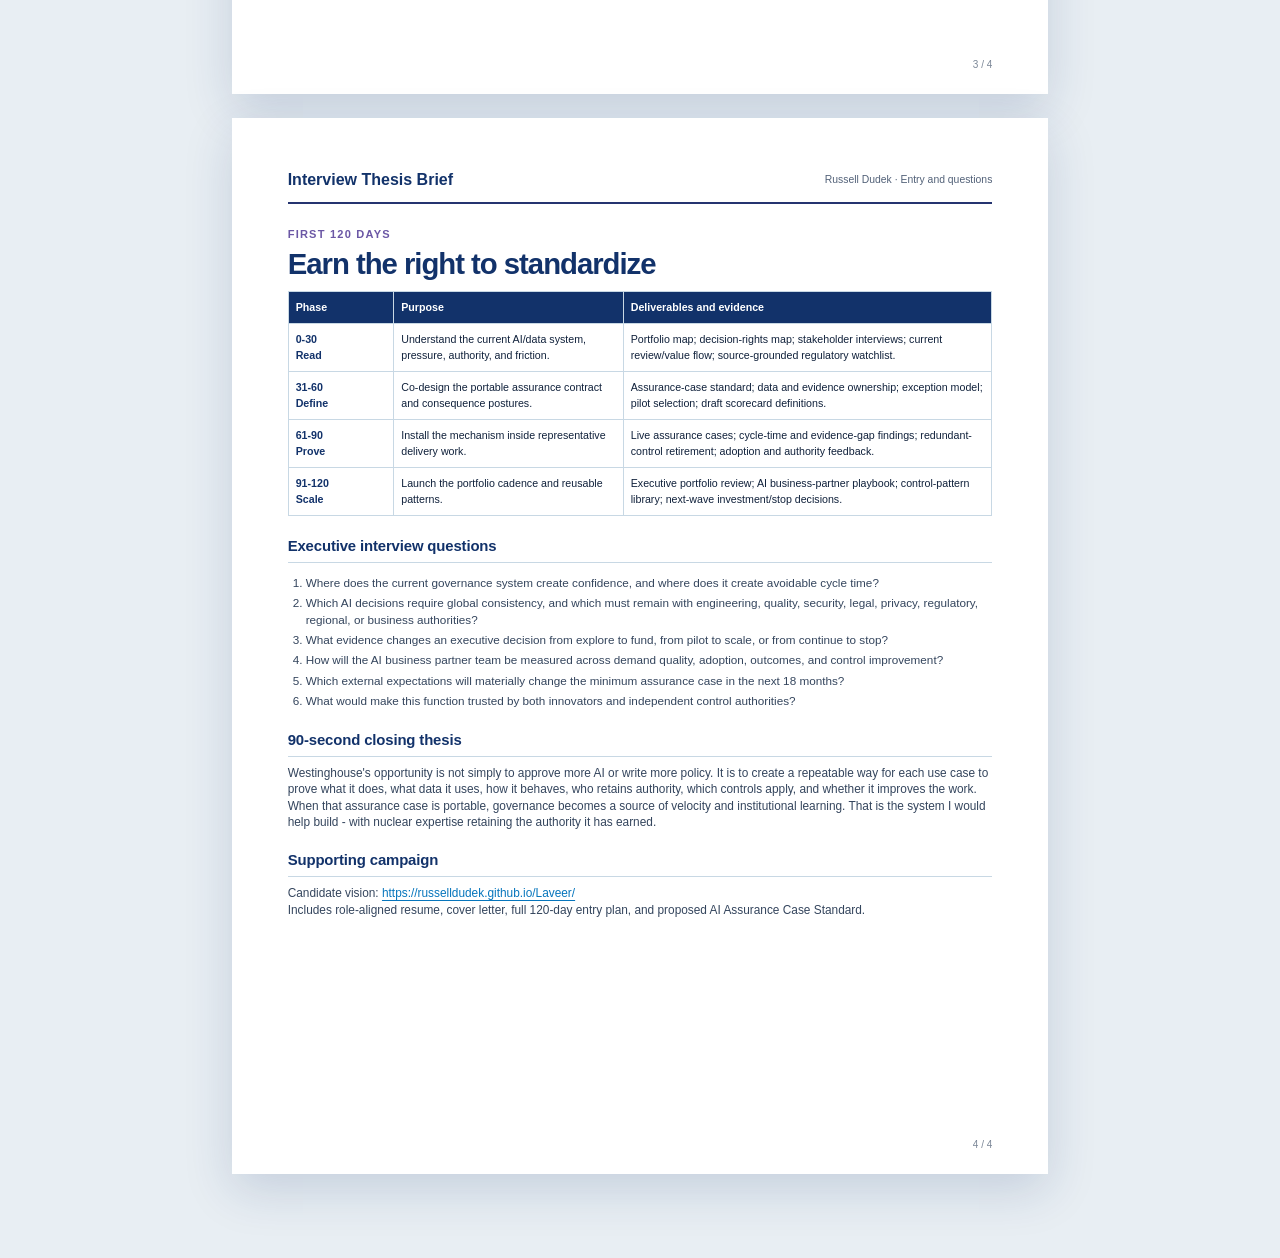
<file: interview-brief.html>
<!doctype html><html lang="en"><head><meta charset="utf-8"><meta name="viewport" content="width=device-width, initial-scale=1"><title>Russell Dudek | Interview Thesis Brief</title><link rel="stylesheet" href="styles.css"></head><body class="doc-body"><nav class="doc-toolbar" aria-label="Document actions"><a href="index.html">Candidate vision</a><a href="120-day-plan.html">120-day plan</a><a class="primary" href="docs/Russell-Dudek-Westinghouse-Interview-Thesis-Brief.pdf" download>Download PDF</a></nav><main><section class="sheet">
<header class="doc-header">
  <div>
    <h1>Russell Dudek</h1>
    <div class="identity">AI STRATEGY &amp; GOVERNANCE LEADER | HIGH-CONSEQUENCE OPERATING SYSTEMS</div>
    <div class="contact-line">
      <span>Pittsburgh, Pennsylvania</span><span>412.287.8640</span><a href="mailto:russelldudek@gmail.com">russelldudek@gmail.com</a><a href="https://www.linkedin.com/in/russelldudek">linkedin.com/in/russelldudek</a><a href="https://russelldudek.github.io/Laveer/">https://russelldudek.github.io/Laveer/</a>
    </div>
  </div>
  <img src="assets/brand/westinghouse-logo-blue.png" alt="Westinghouse Electric Company">
</header>
<div class="brief-band"><h2>Make assurance portable.</h2><p>Interview thesis for Director, AI Strategic Governance: use a reusable assurance case to connect enterprise AI strategy, data governance, risk, business partnership, adoption, and learning.</p></div>
<div class="doc-grid-2"><div class="doc-section"><h2>Actual mandate</h2><p>Turn expanding AI demand into a governed portfolio of adopted capabilities that create measurable operating value while preserving evidence, authority, cybersecurity, privacy, quality, and regulatory trust.</p><h2 style="margin-top:16px">Company moment</h2><ul><li>Westinghouse publicly positions AI across reactor design, licensing, procurement, manufacturing, construction, and operating-fleet improvement.</li><li>Its growth agenda increases the premium on standardization, repeatability, secure data, and execution credibility.</li><li>The role reports to the CTO and combines AI strategy, data strategy, governance, enterprise partnership, and executive/regulator communication.</li></ul></div><aside class="side-box doc-section"><h2>Central tension</h2><p><strong>Move fast enough to create enterprise leverage; move visibly enough to preserve nuclear-grade trust and human authority.</strong></p><h2 style="margin-top:14px">Candidate thesis</h2><p>Every AI use case should carry a portable assurance case that makes its purpose, data, behavior, authority, controls, and outcomes explicit.</p></aside></div>
<div class="doc-section"><h2>Three contradictions to manage</h2><div class="artifact-diagram"><div class="cell"><strong>Speed vs evidence</strong><span>Pilots compound hidden debt when assurance begins after delivery.</span></div><div class="cell"><strong>Control vs reuse</strong><span>Bespoke review protects locally but blocks enterprise learning.</span></div><div class="cell"><strong>Centralization vs authority</strong><span>Central coordination cannot replace qualified functional decisions.</span></div></div></div>
<div class="doc-section"><h2>What I would build</h2><p><strong>A practical AI governance system that travels with the work.</strong> Each use case would carry its purpose, data and model evidence, human decision authority, applicable controls, and operating results. Evidence requirements would increase with consequence: bounded experiments could move quickly, while production and high-consequence uses would require stronger validation, monitoring, recovery, and independent review. The result would be faster decisions, clearer accountability, reusable controls, and a portfolio that learns from evidence instead of repeatedly starting from zero.</p></div><p class="source-note">Research basis: Westinghouse AI and Google Cloud announcements, current role posting, public leadership and growth communications; NIST AI RMF/GenAI Profile, NRC AI strategy, ISO/IEC 42001, and EU AI Act. Company-specific operating details are hypotheses for discovery.</p><div class="page-label">1 / 4</div></section><section class="sheet"><div class="page-continuation"><strong>Interview Thesis Brief</strong><span>Russell Dudek · Director, AI Strategic Governance</span></div><div class="doc-kicker">Operating model</div><h1 class="doc-title">The AI Assurance Lattice</h1><p class="doc-lead">A stable six-dimension evidence contract surrounds each use case. Evidence depth and review authority change by consequence; the conceptual grammar stays portable.</p>
<div class="artifact-diagram"><div class="cell"><strong>1. Mission &amp; boundary</strong><span>Business outcome, prohibited decisions, accountable owner, affected workflow.</span></div><div class="cell"><strong>2. Data pedigree</strong><span>Source, ownership, lineage, quality, access, retention, representativeness.</span></div><div class="cell"><strong>3. Model evidence</strong><span>Evaluation, uncertainty, robustness, drift, failure modes, change control.</span></div><div class="cell"><strong>4. Human authority</strong><span>Named decision owner, review, override, appeal, escalation, stop rights.</span></div><div class="cell"><strong>5. Security &amp; compliance</strong><span>Cybersecurity, privacy, legal, export control, quality, records, regulation.</span></div><div class="cell"><strong>6. Outcome telemetry</strong><span>Adoption, workflow results, overrides, incidents, economics, learning.</span></div></div>
<div class="doc-section"><h2>Consequence-based operating postures</h2><table class="phase-table"><thead><tr><th>Posture</th><th>Use</th><th>Minimum governance behavior</th></tr></thead><tbody><tr><td>Explore</td><td>Bounded sandbox and discovery</td><td>Approved data, prohibited-use boundary, accountable sponsor, no operational reliance.</td></tr><tr><td>Assist</td><td>Human-authoritative workflow support</td><td>Grounding/evaluation evidence, visible sources, trained user, clear rejection and correction path.</td></tr><tr><td>Control</td><td>Production workflow with monitoring</td><td>Versioned validation, security/privacy controls, monitoring, rollback, incident and exception records.</td></tr><tr><td>Independent review</td><td>High-consequence or regulated decision support</td><td>Qualified independent authority, formal assurance evidence, challenge testing, strict change and records controls.</td></tr></tbody></table></div>
<div class="doc-section"><h2>Decision architecture</h2><div class="doc-grid-equal"><div class="side-box"><h3>Central AI governance</h3><p>Portfolio, reusable patterns, exception framework, executive transparency, external scanning.</p></div><div class="side-box"><h3>Federated authority</h3><p>Business owners own outcomes; data stewards own data; technical owners own operation; independent functions retain approval and stop rights.</p></div></div></div><div class="page-label">2 / 4</div></section><section class="sheet"><div class="page-continuation"><strong>Interview Thesis Brief</strong><span>Russell Dudek · Proof and scorecard</span></div><div class="doc-kicker">Evidence map</div><h1 class="doc-title">Why this operating problem fits my record</h1>
<div class="doc-section"><table class="phase-table"><thead><tr><th>Mandate need</th><th>Verified evidence</th><th>Transfer logic</th></tr></thead><tbody><tr><td>High-consequence governance</td><td>Compunetics quality systems and high-reliability engineering; ZeusVu regulated operations with 100% safety record and no FAA incidents.</td><td>Mechanism discipline, evidence, controls, root cause, independent authority, and respect for consequence.</td></tr><tr><td>Enterprise AI strategy</td><td>DudeWorth AI readiness and opportunity frameworks; agentic workflows with retrieval, human judgment, evaluation, escalation, and governance rails.</td><td>Connect AI ambition to value, feasibility, data, authority, adoption, and measurable work.</td></tr><tr><td>Adoption and operating cadence</td><td>Amazon launch and 24/7 operations; Vape-Jet cross-functional AI-first operating transformation.</td><td>Translate strategy into routines, ownership, training, dashboards, escalation, and sustained use.</td></tr><tr><td>Data/workflow integration</td><td>Vape-Jet ERP, CRM, Jira, Slack, telemetry, quality, support, engineering and machine-fleet signals.</td><td>Governance succeeds when evidence and decision rights live inside work rather than separate from it.</td></tr><tr><td>Executive/business partnership</td><td>Director-level engineering/operations, regional operations, board leadership, IEEE ecosystem programming.</td><td>Communicate across executives, technical specialists, operations, customers, and public/private stakeholders.</td></tr></tbody></table></div>
<div class="doc-section"><h2>Balanced executive scorecard</h2><div class="artifact-diagram"><div class="cell"><strong>Portfolio economics</strong><span>Funded outcomes, benefit realization, stopped or reused work.</span></div><div class="cell"><strong>Delivery flow</strong><span>Time to qualified pilot, review latency, exception aging, rework.</span></div><div class="cell"><strong>Assurance quality</strong><span>Lineage/evidence completeness, validation defects, incidents, recovery.</span></div><div class="cell"><strong>Human authority</strong><span>Override patterns, appeal/stop paths, unresolved ownership.</span></div><div class="cell"><strong>Adoption</strong><span>Workflow use, training, repeat use, correction behavior, owner engagement.</span></div><div class="cell"><strong>Learning speed</strong><span>Reusable patterns, retired controls, updated standards, monitored drift.</span></div></div><p class="source-note">No numeric targets are proposed without a validated Westinghouse baseline. The first governance scorecard should define units, sources, owners, and decision use before setting thresholds.</p></div>
<div class="doc-section"><h2>Strongest reasonable concern, answered affirmatively</h2><p>My career is adjacent to nuclear rather than inside a nuclear OEM. The day-one value is not false domain equivalence; it is the combination of high-reliability technical operations, quality systems, regulated autonomy, AI workflow/governance design, scaled adoption, and scientific grounding. I would use that background to strengthen the operating mechanism while qualified Westinghouse experts retain nuclear decisions.</p></div><div class="page-label">3 / 4</div></section><section class="sheet"><div class="page-continuation"><strong>Interview Thesis Brief</strong><span>Russell Dudek · Entry and questions</span></div><div class="doc-kicker">First 120 days</div><h1 class="doc-title">Earn the right to standardize</h1><table class="phase-table"><thead><tr><th>Phase</th><th>Purpose</th><th>Deliverables and evidence</th></tr></thead><tbody><tr><td>0-30<br>Read</td><td>Understand the current AI/data system, pressure, authority, and friction.</td><td>Portfolio map; decision-rights map; stakeholder interviews; current review/value flow; source-grounded regulatory watchlist.</td></tr><tr><td>31-60<br>Define</td><td>Co-design the portable assurance contract and consequence postures.</td><td>Assurance-case standard; data and evidence ownership; exception model; pilot selection; draft scorecard definitions.</td></tr><tr><td>61-90<br>Prove</td><td>Install the mechanism inside representative delivery work.</td><td>Live assurance cases; cycle-time and evidence-gap findings; redundant-control retirement; adoption and authority feedback.</td></tr><tr><td>91-120<br>Scale</td><td>Launch the portfolio cadence and reusable patterns.</td><td>Executive portfolio review; AI business-partner playbook; control-pattern library; next-wave investment/stop decisions.</td></tr></tbody></table>
<div class="doc-section"><h2>Executive interview questions</h2><ol style="font-size:8.8pt;line-height:1.4;color:#34455d;padding-left:18px"><li>Where does the current governance system create confidence, and where does it create avoidable cycle time?</li><li>Which AI decisions require global consistency, and which must remain with engineering, quality, security, legal, privacy, regulatory, regional, or business authorities?</li><li>What evidence changes an executive decision from explore to fund, from pilot to scale, or from continue to stop?</li><li>How will the AI business partner team be measured across demand quality, adoption, outcomes, and control improvement?</li><li>Which external expectations will materially change the minimum assurance case in the next 18 months?</li><li>What would make this function trusted by both innovators and independent control authorities?</li></ol></div>
<div class="doc-section"><h2>90-second closing thesis</h2><p>Westinghouse's opportunity is not simply to approve more AI or write more policy. It is to create a repeatable way for each use case to prove what it does, what data it uses, how it behaves, who retains authority, which controls apply, and whether it improves the work. When that assurance case is portable, governance becomes a source of velocity and institutional learning. That is the system I would help build - with nuclear expertise retaining the authority it has earned.</p></div>
<div class="doc-section"><h2>Supporting campaign</h2><p>Candidate vision: <a href="https://russelldudek.github.io/Laveer/">https://russelldudek.github.io/Laveer/</a><br>Includes role-aligned resume, cover letter, full 120-day entry plan, and proposed AI Assurance Case Standard.</p></div><div class="page-label">4 / 4</div></section></main></body></html>
</file>
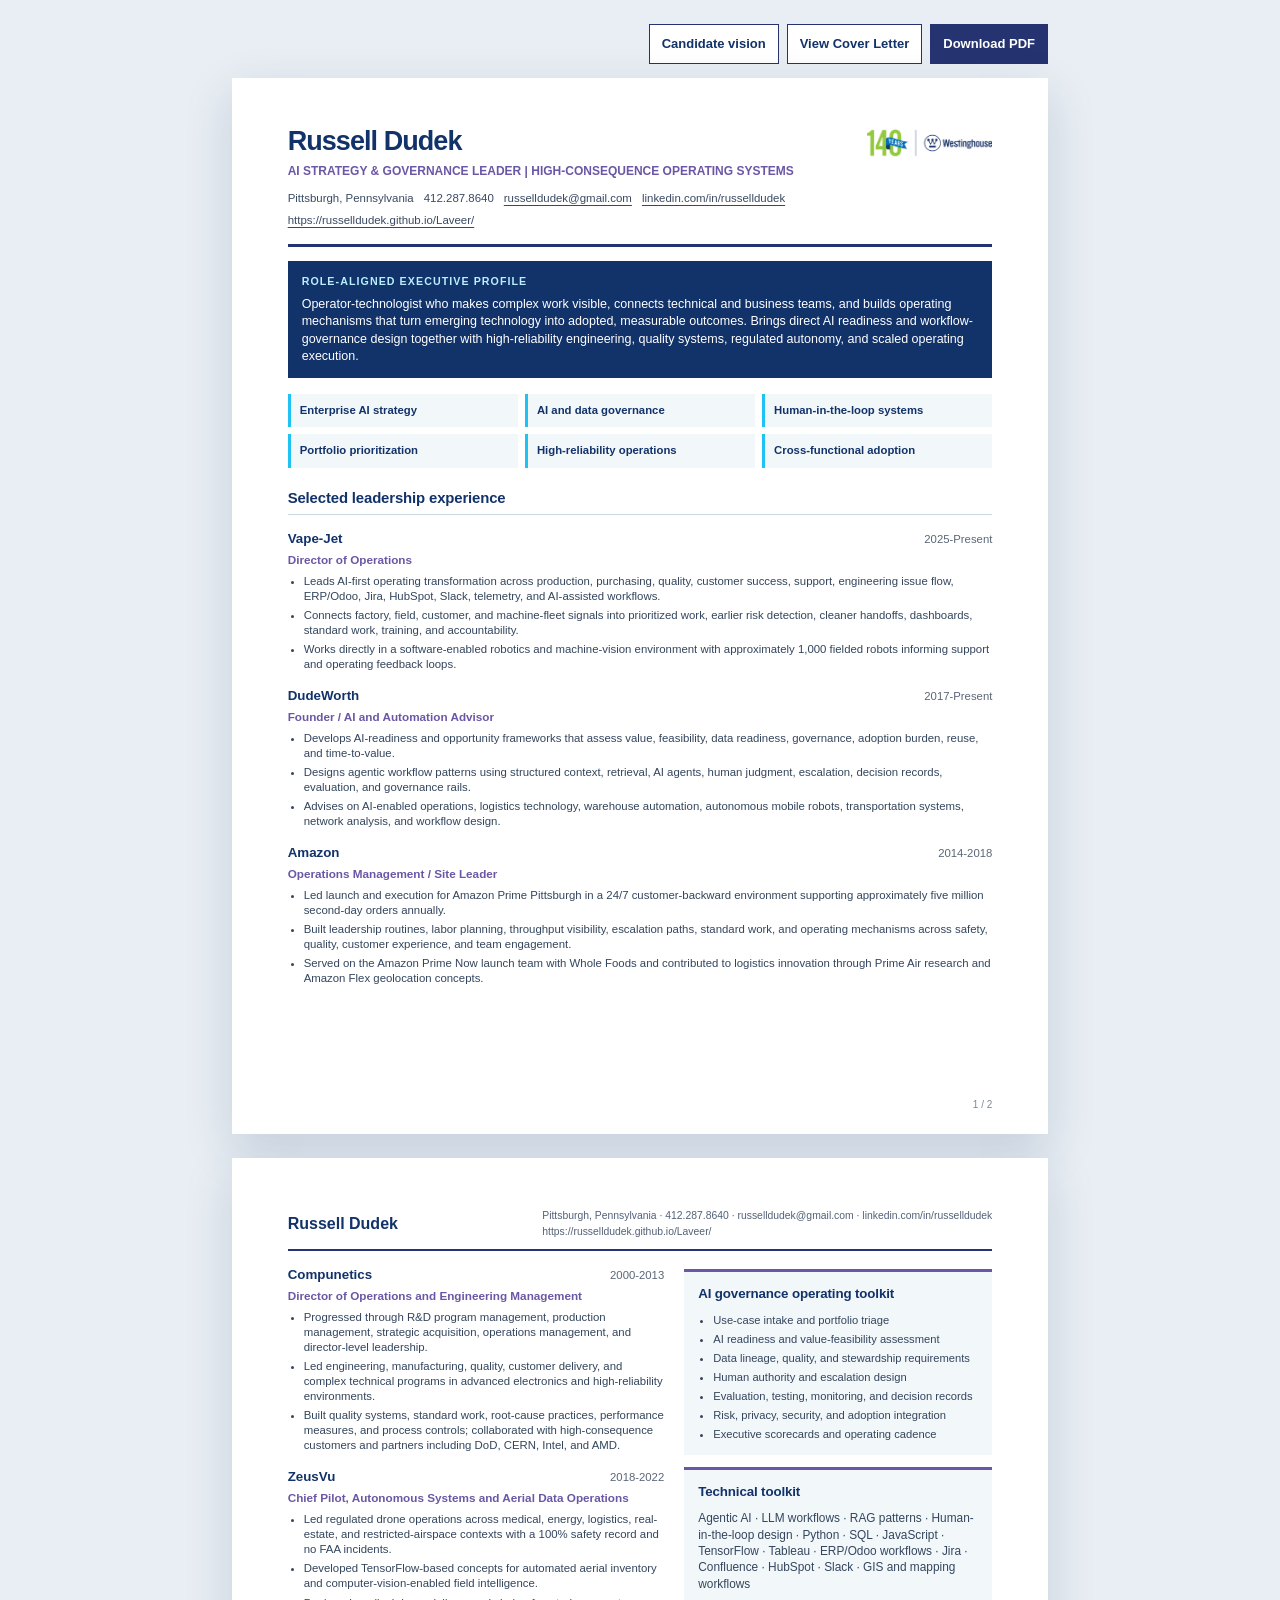
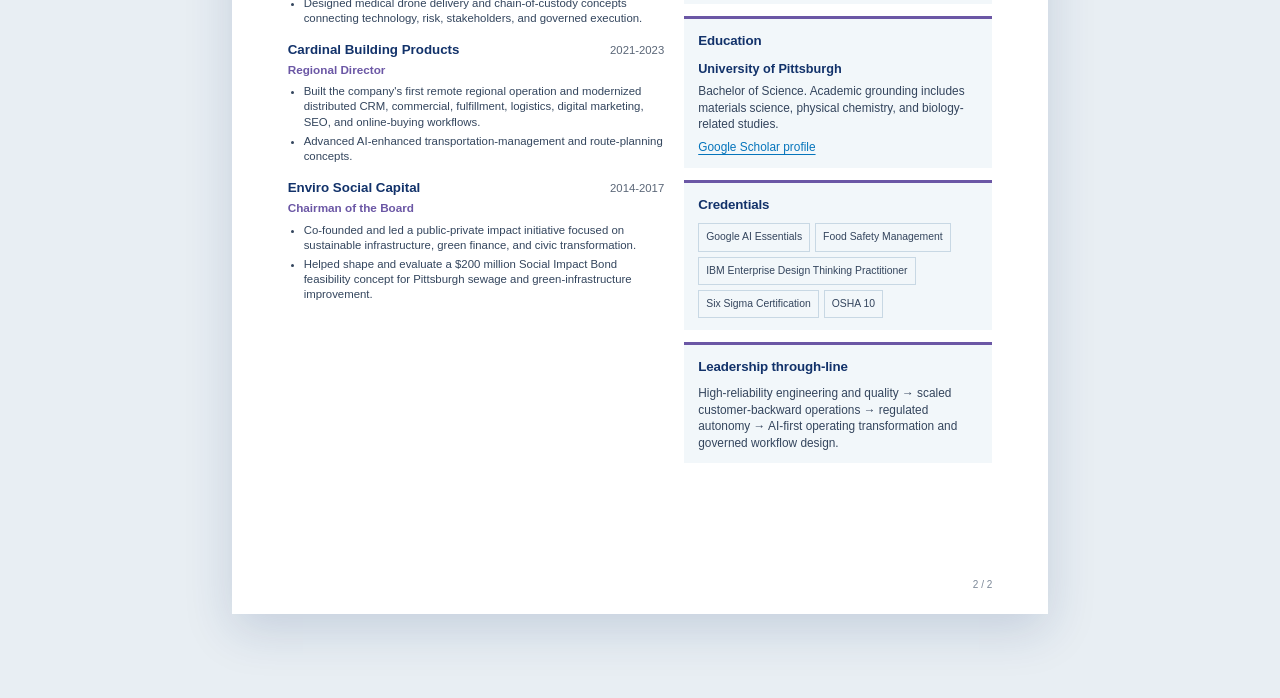
<file: resume.html>
<!doctype html><html lang="en"><head><meta charset="utf-8"><meta name="viewport" content="width=device-width, initial-scale=1"><title>Russell Dudek | Resume | Director, AI Strategic Governance</title><link rel="stylesheet" href="styles.css"></head>
<body class="doc-body"><nav class="doc-toolbar" aria-label="Document actions"><a href="index.html">Candidate vision</a><a href="cover-letter.html">View Cover Letter</a><a class="primary" href="docs/Russell-Dudek-Westinghouse-AI-Governance-Resume.pdf" download>Download PDF</a></nav>
<main>
<section class="sheet">
<header class="doc-header">
  <div>
    <h1>Russell Dudek</h1>
    <div class="identity">AI STRATEGY &amp; GOVERNANCE LEADER | HIGH-CONSEQUENCE OPERATING SYSTEMS</div>
    <div class="contact-line">
      <span>Pittsburgh, Pennsylvania</span><span>412.287.8640</span><a href="mailto:russelldudek@gmail.com">russelldudek@gmail.com</a><a href="https://www.linkedin.com/in/russelldudek">linkedin.com/in/russelldudek</a><a href="https://russelldudek.github.io/Laveer/">https://russelldudek.github.io/Laveer/</a>
    </div>
  </div>
  <img src="assets/brand/westinghouse-logo-blue.png" alt="Westinghouse Electric Company">
</header>

<div class="summary-box"><strong>Role-aligned executive profile</strong><p>Operator-technologist who makes complex work visible, connects technical and business teams, and builds operating mechanisms that turn emerging technology into adopted, measurable outcomes. Brings direct AI readiness and workflow-governance design together with high-reliability engineering, quality systems, regulated autonomy, and scaled operating execution.</p></div>
<div class="capability-band"><div class="capability">Enterprise AI strategy</div><div class="capability">AI and data governance</div><div class="capability">Human-in-the-loop systems</div><div class="capability">Portfolio prioritization</div><div class="capability">High-reliability operations</div><div class="capability">Cross-functional adoption</div></div>
<div class="doc-section"><h2>Selected leadership experience</h2>
  <article class="experience"><div class="exp-head"><strong>Vape-Jet</strong><span>2025-Present</span></div><div class="exp-role">Director of Operations</div><ul><li>Leads AI-first operating transformation across production, purchasing, quality, customer success, support, engineering issue flow, ERP/Odoo, Jira, HubSpot, Slack, telemetry, and AI-assisted workflows.</li><li>Connects factory, field, customer, and machine-fleet signals into prioritized work, earlier risk detection, cleaner handoffs, dashboards, standard work, training, and accountability.</li><li>Works directly in a software-enabled robotics and machine-vision environment with approximately 1,000 fielded robots informing support and operating feedback loops.</li></ul></article>
  <article class="experience"><div class="exp-head"><strong>DudeWorth</strong><span>2017-Present</span></div><div class="exp-role">Founder / AI and Automation Advisor</div><ul><li>Develops AI-readiness and opportunity frameworks that assess value, feasibility, data readiness, governance, adoption burden, reuse, and time-to-value.</li><li>Designs agentic workflow patterns using structured context, retrieval, AI agents, human judgment, escalation, decision records, evaluation, and governance rails.</li><li>Advises on AI-enabled operations, logistics technology, warehouse automation, autonomous mobile robots, transportation systems, network analysis, and workflow design.</li></ul></article>
  <article class="experience"><div class="exp-head"><strong>Amazon</strong><span>2014-2018</span></div><div class="exp-role">Operations Management / Site Leader</div><ul><li>Led launch and execution for Amazon Prime Pittsburgh in a 24/7 customer-backward environment supporting approximately five million second-day orders annually.</li><li>Built leadership routines, labor planning, throughput visibility, escalation paths, standard work, and operating mechanisms across safety, quality, customer experience, and team engagement.</li><li>Served on the Amazon Prime Now launch team with Whole Foods and contributed to logistics innovation through Prime Air research and Amazon Flex geolocation concepts.</li></ul></article>
</div><div class="page-label">1 / 2</div></section>
<section class="sheet"><div class="page-continuation"><strong>Russell Dudek</strong><span>Pittsburgh, Pennsylvania · 412.287.8640 · russelldudek@gmail.com · linkedin.com/in/russelldudek<br>https://russelldudek.github.io/Laveer/</span></div>
<div class="doc-grid-2">
<div>
  <article class="experience"><div class="exp-head"><strong>Compunetics</strong><span>2000-2013</span></div><div class="exp-role">Director of Operations and Engineering Management</div><ul><li>Progressed through R&amp;D program management, production management, strategic acquisition, operations management, and director-level leadership.</li><li>Led engineering, manufacturing, quality, customer delivery, and complex technical programs in advanced electronics and high-reliability environments.</li><li>Built quality systems, standard work, root-cause practices, performance measures, and process controls; collaborated with high-consequence customers and partners including DoD, CERN, Intel, and AMD.</li></ul></article>
  <article class="experience"><div class="exp-head"><strong>ZeusVu</strong><span>2018-2022</span></div><div class="exp-role">Chief Pilot, Autonomous Systems and Aerial Data Operations</div><ul><li>Led regulated drone operations across medical, energy, logistics, real-estate, and restricted-airspace contexts with a 100% safety record and no FAA incidents.</li><li>Developed TensorFlow-based concepts for automated aerial inventory and computer-vision-enabled field intelligence.</li><li>Designed medical drone delivery and chain-of-custody concepts connecting technology, risk, stakeholders, and governed execution.</li></ul></article>
  <article class="experience"><div class="exp-head"><strong>Cardinal Building Products</strong><span>2021-2023</span></div><div class="exp-role">Regional Director</div><ul><li>Built the company's first remote regional operation and modernized distributed CRM, commercial, fulfillment, logistics, digital marketing, SEO, and online-buying workflows.</li><li>Advanced AI-enhanced transportation-management and route-planning concepts.</li></ul></article>
  <article class="experience"><div class="exp-head"><strong>Enviro Social Capital</strong><span>2014-2017</span></div><div class="exp-role">Chairman of the Board</div><ul><li>Co-founded and led a public-private impact initiative focused on sustainable infrastructure, green finance, and civic transformation.</li><li>Helped shape and evaluate a $200 million Social Impact Bond feasibility concept for Pittsburgh sewage and green-infrastructure improvement.</li></ul></article>
</div>
<aside>
  <div class="side-box doc-section"><h2>AI governance operating toolkit</h2><ul><li>Use-case intake and portfolio triage</li><li>AI readiness and value-feasibility assessment</li><li>Data lineage, quality, and stewardship requirements</li><li>Human authority and escalation design</li><li>Evaluation, testing, monitoring, and decision records</li><li>Risk, privacy, security, and adoption integration</li><li>Executive scorecards and operating cadence</li></ul></div>
  <div class="side-box doc-section"><h2>Technical toolkit</h2><p>Agentic AI · LLM workflows · RAG patterns · Human-in-the-loop design · Python · SQL · JavaScript · TensorFlow · Tableau · ERP/Odoo workflows · Jira · Confluence · HubSpot · Slack · GIS and mapping workflows</p></div>
  <div class="side-box doc-section"><h2>Education</h2><h3>University of Pittsburgh</h3><p>Bachelor of Science. Academic grounding includes materials science, physical chemistry, and biology-related studies.</p><p style="margin-top:7px"><a href="https://scholar.google.com/citations?user=yHQSVd8AAAAJ&amp;hl=en">Google Scholar profile</a></p></div>
  <div class="side-box doc-section"><h2>Credentials</h2><div class="credential-list"><span>Google AI Essentials</span><span>Food Safety Management</span><span>IBM Enterprise Design Thinking Practitioner</span><span>Six Sigma Certification</span><span>OSHA 10</span></div></div>
  <div class="side-box doc-section"><h2>Leadership through-line</h2><p>High-reliability engineering and quality → scaled customer-backward operations → regulated autonomy → AI-first operating transformation and governed workflow design.</p></div>
</aside></div><div class="page-label">2 / 2</div></section>
</main></body></html>
</file>
<file: styles.css>
@import url('brand-tokens.css');

* { box-sizing: border-box; }
html { scroll-behavior: smooth; }
body {
  margin: 0;
  color: var(--ink);
  background: var(--paper);
  font-family: Aptos, "Segoe UI", "Helvetica Neue", Arial, sans-serif;
  line-height: 1.55;
}
a { color: var(--wh-blue-bright); text-decoration-thickness: 1px; text-underline-offset: 3px; }
a:hover { color: var(--wh-blue-deep); }
img { max-width: 100%; height: auto; }
button, a { -webkit-tap-highlight-color: transparent; }
button { font: inherit; }
:focus-visible { outline: 3px solid var(--wh-yellow); outline-offset: 4px; }

.site-header {
  position: sticky; top: 0; z-index: 100;
  display: flex; align-items: center; justify-content: space-between; gap: 24px;
  min-height: 76px; padding: 14px clamp(20px, 5vw, 72px);
  background: rgba(255,255,255,.94); border-bottom: 1px solid rgba(37,52,112,.12);
  backdrop-filter: blur(18px);
}
.site-brand { display: flex; align-items: center; gap: 16px; min-width: 0; }
.site-brand img { width: 168px; }
.site-brand-copy { font-size: 12px; line-height: 1.3; color: var(--muted); }
.site-brand-copy strong { display: block; color: var(--wh-blue-deep); font-size: 13px; }
.site-nav { display: flex; align-items: center; gap: 18px; font-size: 13px; font-weight: 700; }
.site-nav a { color: var(--wh-blue-deep); text-decoration: none; }
.site-nav .nav-action { padding: 10px 14px; border: 1px solid var(--wh-blue); }
.mobile-menu { display: none; border: 0; background: transparent; color: var(--wh-blue-deep); font-weight: 800; }

.hero {
  min-height: calc(100vh - 76px);
  display: grid; grid-template-columns: minmax(0, .9fr) minmax(520px, 1.1fr); align-items: center;
  gap: clamp(40px, 6vw, 96px); padding: clamp(56px, 8vw, 120px) clamp(22px, 7vw, 104px);
  overflow: hidden; position: relative;
  background:
    linear-gradient(90deg, rgba(242,247,250,.96) 0 42%, rgba(255,255,255,.93) 70%),
    radial-gradient(circle at 82% 18%, rgba(30,194,243,.18), transparent 32%);
}
.hero::before {
  content: ""; position: absolute; inset: 0; pointer-events: none; opacity: .32;
  background-image: linear-gradient(rgba(37,52,112,.09) 1px, transparent 1px), linear-gradient(90deg, rgba(37,52,112,.09) 1px, transparent 1px);
  background-size: 44px 44px; mask-image: linear-gradient(90deg, transparent, #000 48%, #000);
}
.hero-copy { position: relative; z-index: 2; }
.hero h1 { margin: 0; max-width: 760px; font-family: "Aptos Display", "Segoe UI", Arial, sans-serif; font-size: clamp(54px, 7.2vw, 112px); line-height: .9; letter-spacing: -.055em; color: var(--wh-blue-deep); }
.hero h1 span { display: block; color: var(--lattice); }
.hero-lead { max-width: 670px; margin: 30px 0 0; font-size: clamp(19px, 2vw, 28px); line-height: 1.32; color: #2d3c55; }
.hero-thesis { margin-top: 28px; padding-left: 18px; border-left: 5px solid var(--wh-cyan); max-width: 640px; font-size: 15px; color: var(--muted); }
.hero-actions { display: flex; flex-wrap: wrap; gap: 12px; margin-top: 34px; }
.btn { display: inline-flex; align-items: center; justify-content: center; min-height: 48px; padding: 12px 18px; border: 1px solid var(--wh-blue); background: var(--wh-blue); color: white; text-decoration: none; font-weight: 800; }
.btn:hover { background: var(--wh-blue-deep); color: white; }
.btn.secondary { background: transparent; color: var(--wh-blue-deep); }
.btn.secondary:hover { background: var(--mist); }

.assurance-stage {
  position: relative; z-index: 2; min-height: 650px; display: grid; place-items: center;
  padding: 28px; isolation: isolate;
}
.stage-halo { position: absolute; width: 78%; aspect-ratio: 1; border-radius: 50%; background: radial-gradient(circle, rgba(30,194,243,.16), transparent 68%); filter: blur(6px); }
.lattice-board {
  position: relative; width: min(720px, 100%); aspect-ratio: 1.08; overflow: hidden;
  border: 1px solid rgba(37,52,112,.18); background: rgba(255,255,255,.92); box-shadow: var(--shadow);
}
.lattice-board::before, .lattice-board::after { content: ""; position: absolute; inset: 0; pointer-events: none; }
.lattice-board::before { background-image: linear-gradient(rgba(37,52,112,.08) 1px, transparent 1px), linear-gradient(90deg, rgba(37,52,112,.08) 1px, transparent 1px); background-size: 32px 32px; }
.lattice-board::after { border: 12px solid rgba(18,50,106,.04); inset: 20px; }
.lattice-head { position: absolute; left: 28px; top: 24px; right: 28px; display: flex; justify-content: space-between; gap: 20px; z-index: 4; }
.lattice-title { font-weight: 850; color: var(--wh-blue-deep); letter-spacing: -.02em; }
.lattice-state { font-size: 12px; font-weight: 850; color: var(--wh-blue-deep); padding: 6px 9px; border: 1px solid var(--line); background: var(--mist); }
.lattice-core {
  position: absolute; z-index: 5; left: 50%; top: 49%; transform: translate(-50%,-50%);
  width: 210px; min-height: 132px; padding: 24px 20px; display: grid; place-content: center; text-align: center;
  background: var(--wh-blue-deep); color: white; box-shadow: 0 18px 40px rgba(18,50,106,.26);
}
.lattice-core small { display: block; color: #bdefff; font-weight: 800; text-transform: uppercase; letter-spacing: .12em; font-size: 10px; }
.lattice-core strong { display: block; margin-top: 8px; font-size: 20px; line-height: 1.12; }
.lattice-core em { display: block; margin-top: 8px; font-size: 11px; color: #d9e6f1; font-style: normal; }
.lattice-beam { position: absolute; z-index: 2; background: rgba(107,87,165,.15); border: 1px solid rgba(107,87,165,.38); overflow: hidden; }
.lattice-beam::after { content: ""; position: absolute; inset: 0; background: linear-gradient(90deg, transparent, rgba(255,255,255,.85), transparent); transform: translateX(-110%); animation: scanBeam 3.6s ease-in-out infinite; }
.beam-h1 { left: 9%; right: 9%; height: 42px; top: 30%; }
.beam-h2 { left: 9%; right: 9%; height: 42px; top: 62%; }
.beam-v1 { top: 14%; bottom: 12%; width: 42px; left: 28%; }
.beam-v2 { top: 14%; bottom: 12%; width: 42px; right: 28%; }
.beam-v1::after, .beam-v2::after { background: linear-gradient(180deg, transparent, rgba(255,255,255,.85), transparent); transform: translateY(-110%); animation-name: scanBeamY; }
.evidence-tag { position: absolute; z-index: 6; display: flex; align-items: center; gap: 8px; max-width: 180px; font-size: 11px; font-weight: 800; color: var(--wh-blue-deep); }
.evidence-tag::before { content: ""; width: 9px; height: 9px; flex: 0 0 auto; background: var(--wh-cyan); box-shadow: 0 0 0 5px rgba(30,194,243,.14); }
.tag-mission { left: 5%; top: 22%; }
.tag-data { right: 5%; top: 22%; text-align: right; flex-direction: row-reverse; }
.tag-model { left: 4%; top: 49%; }
.tag-human { right: 4%; top: 49%; text-align: right; flex-direction: row-reverse; }
.tag-control { left: 6%; bottom: 16%; }
.tag-outcome { right: 6%; bottom: 16%; text-align: right; flex-direction: row-reverse; }
.posture-rail { position: absolute; left: 5%; right: 5%; bottom: 5%; z-index: 7; display: grid; grid-template-columns: repeat(4,1fr); gap: 6px; }
.posture-step { padding: 8px 4px; text-align: center; font-size: 9px; font-weight: 850; color: var(--muted); border-top: 3px solid var(--line); background: rgba(255,255,255,.9); }
.posture-step.active { color: var(--wh-blue-deep); border-color: var(--wh-yellow); background: #fffced; }
.assembly-piece { position: absolute; z-index: 4; border: 2px solid var(--lattice); opacity: .95; pointer-events: none; }
.piece-top { left: 32%; right: 32%; height: 16px; top: 35%; border-bottom: 0; animation: settleTop 2.4s cubic-bezier(.2,.8,.2,1) infinite alternate; }
.piece-bottom { left: 32%; right: 32%; height: 16px; bottom: 35%; border-top: 0; animation: settleBottom 2.4s cubic-bezier(.2,.8,.2,1) infinite alternate; }
.piece-left { top: 39%; bottom: 39%; width: 16px; left: 34%; border-right: 0; animation: settleLeft 2.4s cubic-bezier(.2,.8,.2,1) infinite alternate; }
.piece-right { top: 39%; bottom: 39%; width: 16px; right: 34%; border-left: 0; animation: settleRight 2.4s cubic-bezier(.2,.8,.2,1) infinite alternate; }
@keyframes scanBeam { 0%,20% { transform: translateX(-110%);} 70%,100% { transform: translateX(110%);} }
@keyframes scanBeamY { 0%,20% { transform: translateY(-110%);} 70%,100% { transform: translateY(110%);} }
@keyframes settleTop { from { transform: translateY(-46px); opacity:.35;} to { transform: none; opacity:1;} }
@keyframes settleBottom { from { transform: translateY(46px); opacity:.35;} to { transform: none; opacity:1;} }
@keyframes settleLeft { from { transform: translateX(-46px); opacity:.35;} to { transform: none; opacity:1;} }
@keyframes settleRight { from { transform: translateX(46px); opacity:.35;} to { transform: none; opacity:1;} }

.section { padding: clamp(74px, 9vw, 140px) clamp(22px, 7vw, 104px); }
.section-head { max-width: 860px; margin-bottom: 56px; }
.section h2 { margin: 0; font-family: "Aptos Display", "Segoe UI", Arial, sans-serif; font-size: clamp(38px, 5vw, 72px); line-height: .98; letter-spacing: -.045em; color: var(--wh-blue-deep); }
.section-head p { margin: 22px 0 0; max-width: 760px; font-size: 18px; color: var(--muted); }
.context-band { background: var(--wh-blue-deep); color: white; position: relative; overflow: hidden; }
.context-band::after { content:""; position:absolute; width:420px; height:420px; border:1px solid rgba(30,194,243,.3); border-radius:50%; right:-130px; bottom:-210px; box-shadow: 0 0 0 50px rgba(30,194,243,.05), 0 0 0 100px rgba(30,194,243,.035); }
.context-band h2 { color: white; }
.context-band .section-head p { color: #cdd8eb; }
.context-grid { display:grid; grid-template-columns: 1.25fr .75fr; gap: 70px; align-items:center; position:relative; z-index:2; }
.pressure-lines { display:grid; gap: 18px; }
.pressure-line { display:grid; grid-template-columns: 110px 1fr; gap: 24px; padding: 20px 0; border-top: 1px solid rgba(255,255,255,.2); }
.pressure-line strong { color: var(--wh-cyan); font-size: 12px; text-transform: uppercase; letter-spacing:.12em; }
.pressure-line span { font-size: 19px; line-height:1.35; }
.context-image { position:relative; }
.context-image img { width:100%; filter: drop-shadow(0 28px 40px rgba(0,0,0,.3)); }
.context-image figcaption { font-size:11px; color:#b9c9e4; margin-top:14px; }

.tension-strip { display:grid; grid-template-columns: repeat(3,1fr); border-top:1px solid var(--line); border-bottom:1px solid var(--line); }
.tension { padding: 34px clamp(22px,3vw,46px); min-height: 240px; border-right:1px solid var(--line); position:relative; }
.tension:last-child { border-right:0; }
.tension .num { font-size:12px; font-weight:900; color:var(--lattice); letter-spacing:.12em; }
.tension h3 { font-size:clamp(24px,2.4vw,38px); line-height:1.02; letter-spacing:-.03em; margin:52px 0 16px; color:var(--wh-blue-deep); }
.tension p { margin:0; color:var(--muted); }

.model-section { background: linear-gradient(180deg, #fff, var(--mist)); }
.model-wrap { display:grid; grid-template-columns: .7fr 1.3fr; gap: clamp(44px,7vw,100px); align-items:start; }
.model-copy { position:sticky; top:120px; }
.model-copy h3 { font-size:clamp(28px,3.2vw,48px); line-height:1.05; margin:0 0 20px; color:var(--wh-blue-deep); letter-spacing:-.035em; }
.model-copy p { color:var(--muted); }
.scenario-controls { display:flex; flex-wrap:wrap; gap:8px; margin:28px 0 14px; }
.scenario-controls button { border:1px solid var(--line); background:white; color:var(--wh-blue-deep); padding:10px 12px; font-weight:800; cursor:pointer; }
.scenario-controls button[aria-selected="true"] { background:var(--wh-blue-deep); color:white; border-color:var(--wh-blue-deep); }
.reset-button { border:0; background:transparent; color:var(--wh-blue-bright); font-weight:800; padding:8px 0; cursor:pointer; }
.assumption-note { font-size:12px; color:var(--muted); border-left:3px solid var(--wh-yellow); padding-left:12px; }
.case-panel { background:white; border:1px solid var(--line); box-shadow: var(--shadow); }
.case-header { padding:26px 28px; border-bottom:1px solid var(--line); display:flex; align-items:flex-start; justify-content:space-between; gap:20px; }
.case-header h3 { margin:0; font-size:25px; color:var(--wh-blue-deep); }
.case-header .posture { flex:0 0 auto; padding:8px 10px; background:#fff8cf; border:1px solid #eedb68; font-size:11px; font-weight:900; text-transform:uppercase; letter-spacing:.08em; }
.evidence-list { list-style:none; margin:0; padding:0; }
.evidence-row { display:grid; grid-template-columns: 180px 96px 1fr; gap:18px; padding:20px 28px; border-bottom:1px solid #e3edf3; align-items:start; }
.evidence-row:last-child { border-bottom:0; }
.evidence-label { font-weight:850; color:var(--wh-blue-deep); }
.evidence-status { display:inline-flex; align-items:center; gap:7px; font-size:11px; font-weight:900; text-transform:uppercase; letter-spacing:.06em; }
.evidence-status::before { content:""; width:9px; height:9px; background:var(--wh-yellow); }
.evidence-status.ready::before { background:var(--wh-green); }
.evidence-status.bound::before { background:var(--wh-cyan); }
.evidence-detail { color:var(--muted); font-size:14px; }
.case-footer { display:grid; grid-template-columns:1fr 1fr; gap:1px; background:var(--line); border-top:1px solid var(--line); }
.case-readout { padding:22px 28px; background:var(--mist); }
.case-readout strong { display:block; font-size:11px; text-transform:uppercase; letter-spacing:.09em; color:var(--lattice); }
.case-readout span { display:block; margin-top:8px; color:var(--wh-blue-deep); font-weight:750; }

.architecture { background:#0d1e39; color:white; }
.architecture h2 { color:white; }
.architecture .section-head p { color:#c4d1e3; }
.arch-map { display:grid; grid-template-columns: 1fr 72px 1fr 72px 1fr; align-items:stretch; }
.arch-node { min-height:300px; padding:30px; border:1px solid rgba(255,255,255,.2); background:rgba(255,255,255,.035); }
.arch-node strong { display:block; color:var(--wh-cyan); text-transform:uppercase; letter-spacing:.12em; font-size:11px; }
.arch-node h3 { font-size:30px; line-height:1.05; margin:60px 0 18px; }
.arch-node p { color:#c4d1e3; }
.arch-bridge { position:relative; display:grid; place-items:center; color:var(--wh-yellow); font-weight:900; }
.arch-bridge::before { content:""; position:absolute; height:1px; left:0; right:0; background:rgba(253,217,34,.55); }
.arch-bridge span { position:relative; background:#0d1e39; padding:8px; }
.decision-rights { display:grid; grid-template-columns:repeat(5,1fr); margin-top:36px; border-top:1px solid rgba(255,255,255,.2); }
.right-cell { padding:20px 18px; border-right:1px solid rgba(255,255,255,.16); }
.right-cell:last-child { border-right:0; }
.right-cell strong { display:block; color:#fff; font-size:12px; }
.right-cell span { display:block; color:#aebed4; font-size:12px; margin-top:6px; }

.proof-section { background:white; }
.proof-trail { display:grid; grid-template-columns: 1fr; max-width:1000px; margin-left:auto; }
.proof-item { display:grid; grid-template-columns: 200px 1fr; gap:40px; padding:30px 0; border-top:1px solid var(--line); }
.proof-item .where { font-weight:900; color:var(--wh-blue-deep); }
.proof-item .where span { display:block; margin-top:5px; font-size:12px; font-weight:700; color:var(--muted); }
.proof-item h3 { margin:0 0 10px; font-size:22px; color:var(--wh-blue-deep); }
.proof-item p { margin:0; color:var(--muted); }

.plan-section { background:var(--ice); }
.plan-rail { display:grid; grid-template-columns:repeat(4,1fr); gap:0; border:1px solid #b9d4df; background:white; }
.plan-phase { padding:30px 24px; border-right:1px solid #b9d4df; min-height:350px; }
.plan-phase:last-child { border-right:0; }
.plan-phase .days { color:var(--lattice); font-weight:900; font-size:12px; text-transform:uppercase; letter-spacing:.1em; }
.plan-phase h3 { margin:46px 0 18px; color:var(--wh-blue-deep); font-size:26px; line-height:1.05; }
.plan-phase ul { margin:0; padding-left:18px; color:var(--muted); font-size:14px; }
.plan-phase li + li { margin-top:10px; }

.questions-section { background:#fff; }
.question-list { max-width:1000px; margin-left:auto; counter-reset:q; }
.question { counter-increment:q; display:grid; grid-template-columns:80px 1fr; gap:24px; padding:30px 0; border-top:1px solid var(--line); }
.question::before { content:counter(q, decimal-leading-zero); font-weight:900; font-size:13px; color:var(--lattice); }
.question strong { font-size:22px; line-height:1.3; color:var(--wh-blue-deep); }
.question span { display:block; margin-top:8px; color:var(--muted); }

.final-section { background:var(--wh-blue); color:white; text-align:center; }
.final-section h2 { color:white; max-width:900px; margin:0 auto; }
.final-section p { color:#cbd6ea; max-width:720px; margin:24px auto 0; font-size:18px; }
.document-links { display:flex; flex-wrap:wrap; justify-content:center; gap:12px; margin-top:36px; }
.document-links .btn { border-color:white; }
.document-links .btn.secondary { color:white; }
.document-links .btn.secondary:hover { color:var(--wh-blue-deep); background:white; }
.site-footer { padding:26px clamp(22px,7vw,104px); display:flex; gap:28px; justify-content:space-between; align-items:center; border-top:1px solid var(--line); color:var(--muted); font-size:12px; }
.site-footer p { margin:0; }

/* Document surfaces */
.doc-body { background:#e8eef3; padding:24px 0 60px; }
.doc-toolbar { width:min(8.5in, calc(100% - 24px)); margin:0 auto 14px; display:flex; flex-wrap:wrap; gap:8px; align-items:center; justify-content:flex-end; }
.doc-toolbar a { display:inline-flex; min-height:40px; align-items:center; padding:8px 12px; border:1px solid var(--wh-blue); background:white; color:var(--wh-blue-deep); text-decoration:none; font-size:13px; font-weight:850; }
.doc-toolbar a.primary { background:var(--wh-blue); color:white; }
.sheet { width:8.5in; min-height:11in; margin:0 auto 24px; background:white; position:relative; overflow:hidden; box-shadow:0 16px 46px rgba(18,50,106,.16); padding:.52in .58in .48in; }
.sheet + .sheet { margin-top:24px; }
.doc-header { display:grid; grid-template-columns:1fr auto; gap:22px; align-items:start; border-bottom:3px solid var(--wh-blue); padding-bottom:14px; }
.doc-header h1 { margin:0; color:var(--wh-blue-deep); font-size:27px; line-height:1; letter-spacing:-.035em; }
.doc-header .identity { margin-top:7px; color:var(--lattice); font-size:12px; font-weight:850; }
.doc-header img { width:125px; }
.contact-line { margin-top:9px; display:flex; flex-wrap:wrap; gap:5px 10px; font-size:8.6pt; color:#394962; }
.contact-line a { color:#394962; }
.doc-kicker { margin-top:22px; color:var(--lattice); text-transform:uppercase; letter-spacing:.11em; font-size:8.3pt; font-weight:900; }
.doc-title { margin:6px 0 0; font-size:22pt; line-height:1.03; color:var(--wh-blue-deep); letter-spacing:-.035em; }
.doc-lead { margin:12px 0 0; color:#40516a; font-size:10pt; line-height:1.43; }
.doc-grid-2 { display:grid; grid-template-columns:1.1fr .9fr; gap:20px; }
.doc-grid-equal { display:grid; grid-template-columns:1fr 1fr; gap:18px; }
.doc-section { margin-top:18px; }
.doc-section h2 { margin:0 0 8px; padding-bottom:5px; border-bottom:1px solid var(--line); color:var(--wh-blue-deep); font-size:11.2pt; letter-spacing:-.01em; }
.doc-section h3 { margin:0 0 4px; color:var(--wh-blue-deep); font-size:9.5pt; }
.doc-section p { margin:0; font-size:8.9pt; line-height:1.38; color:#34455d; }
.doc-section p + p { margin-top:7px; }
.doc-section ul { margin:5px 0 0; padding-left:15px; font-size:8.7pt; line-height:1.35; color:#34455d; }
.doc-section li + li { margin-top:4px; }
.experience { margin-top:14px; }
.exp-head { display:flex; justify-content:space-between; gap:12px; align-items:baseline; }
.exp-head strong { color:var(--wh-blue-deep); font-size:10pt; }
.exp-head span { color:var(--muted); font-size:8.5pt; white-space:nowrap; }
.exp-role { margin-top:1px; color:var(--lattice); font-size:8.8pt; font-weight:800; }
.experience ul { margin:5px 0 0; padding-left:16px; color:#33455d; font-size:8.55pt; line-height:1.32; }
.experience li + li { margin-top:4px; }
.capability-band { display:grid; grid-template-columns:repeat(3,1fr); gap:7px; margin-top:16px; }
.capability { padding:8px 9px; background:var(--mist); border-left:3px solid var(--wh-cyan); font-size:8.5pt; color:var(--wh-blue-deep); font-weight:800; }
.summary-box { margin-top:14px; padding:12px 14px; background:var(--wh-blue-deep); color:white; }
.summary-box strong { display:block; color:#b9efff; font-size:8pt; text-transform:uppercase; letter-spacing:.1em; }
.summary-box p { margin:6px 0 0; color:white; font-size:9.4pt; line-height:1.4; }
.side-box { padding:12px 14px; background:var(--mist); border-top:3px solid var(--lattice); }
.side-box + .side-box { margin-top:12px; }
.side-box h2 { border:0; padding:0; font-size:10pt; }
.side-box ul { font-size:8.4pt; }
.credential-list { display:flex; flex-wrap:wrap; gap:5px; }
.credential-list span { padding:5px 7px; border:1px solid var(--line); font-size:7.8pt; color:#34455d; }
.page-label { position:absolute; right:.58in; bottom:.22in; color:#7b8797; font-size:7.5pt; }
.page-continuation { display:flex; justify-content:space-between; align-items:center; gap:20px; border-bottom:2px solid var(--wh-blue); padding-bottom:9px; }
.page-continuation strong { color:var(--wh-blue-deep); font-size:12pt; }
.page-continuation span { font-size:7.8pt; color:#526178; }
.letter-meta { display:grid; grid-template-columns:1fr auto; gap:20px; margin-top:22px; font-size:9pt; color:#42536c; }
.letter-body { margin-top:20px; font-size:10pt; line-height:1.47; color:#2f415a; }
.letter-body p { margin:0 0 12px; }
.signature { margin-top:16px; color:var(--wh-blue-deep); font-size:10pt; }
.signature strong { display:block; margin-top:7px; font-size:12pt; }
.brief-band { margin-top:18px; padding:16px; color:white; background:linear-gradient(120deg,var(--wh-blue-deep),var(--wh-blue)); }
.brief-band h2 { color:white; border:0; margin:0; padding:0; font-size:15pt; }
.brief-band p { color:#d9e5f4; font-size:9pt; margin-top:7px; }
.artifact-diagram { display:grid; grid-template-columns:repeat(3,1fr); gap:7px; margin-top:14px; }
.artifact-diagram .cell { min-height:78px; padding:9px; border:1px solid var(--line); background:var(--mist); }
.artifact-diagram strong { color:var(--wh-blue-deep); font-size:8.5pt; }
.artifact-diagram span { display:block; color:#56667c; font-size:7.8pt; margin-top:4px; }
.phase-table { width:100%; border-collapse:collapse; margin-top:12px; font-size:8pt; }
.phase-table th, .phase-table td { border:1px solid var(--line); padding:7px; vertical-align:top; }
.phase-table th { background:var(--wh-blue-deep); color:white; text-align:left; }
.phase-table td:first-child { font-weight:850; color:var(--wh-blue-deep); width:15%; }
.source-note { margin-top:12px; font-size:7.3pt; line-height:1.3; color:#687588; }
.status-pill { display:inline-block; padding:3px 5px; font-size:7pt; font-weight:900; text-transform:uppercase; letter-spacing:.07em; background:#fff8cf; border:1px solid #e5d375; color:#5c4e00; }

@media (max-width: 1020px) {
  .site-nav { display:none; position:absolute; top:76px; left:0; right:0; padding:18px 24px; background:white; border-bottom:1px solid var(--line); flex-direction:column; align-items:flex-start; }
  .site-nav.open { display:flex; }
  .mobile-menu { display:block; }
  .hero { grid-template-columns:1fr; min-height:auto; }
  .assurance-stage { min-height:600px; }
  .context-grid, .model-wrap { grid-template-columns:1fr; }
  .model-copy { position:static; }
  .tension-strip { grid-template-columns:1fr; }
  .tension { border-right:0; border-bottom:1px solid var(--line); }
  .arch-map { grid-template-columns:1fr; gap:10px; }
  .arch-bridge { min-height:40px; }
  .arch-bridge::before { top:50%; }
  .decision-rights { grid-template-columns:1fr 1fr; }
  .right-cell { border-bottom:1px solid rgba(255,255,255,.16); }
  .plan-rail { grid-template-columns:1fr 1fr; }
  .plan-phase { border-bottom:1px solid #b9d4df; }
}
@media (max-width: 720px) {
  .site-header { min-height:68px; padding:10px 16px; }
  .site-brand img { width:126px; }
  .site-brand-copy { display:none; }
  .hero { padding:54px 18px 64px; gap:32px; }
  .hero h1 { font-size:clamp(48px,17vw,76px); }
  .hero-lead { font-size:19px; }
  .assurance-stage { min-height:470px; padding:0; }
  .lattice-board { width:100%; aspect-ratio:.86; }
  .lattice-head { left:16px; right:16px; top:16px; }
  .lattice-core { width:160px; min-height:110px; padding:16px 12px; }
  .lattice-core strong { font-size:16px; }
  .evidence-tag { max-width:115px; font-size:9px; }
  .tag-mission,.tag-data { top:22%; }
  .tag-model,.tag-human { top:50%; }
  .tag-control,.tag-outcome { bottom:15%; }
  .posture-step { font-size:7px; }
  .section { padding:70px 18px; }
  .section h2 { font-size:42px; }
  .context-grid { gap:36px; }
  .pressure-line { grid-template-columns:1fr; gap:8px; }
  .evidence-row { grid-template-columns:1fr; gap:6px; padding:18px; }
  .case-header { padding:20px 18px; flex-direction:column; }
  .case-footer { grid-template-columns:1fr; }
  .decision-rights { grid-template-columns:1fr; }
  .plan-rail { grid-template-columns:1fr; }
  .plan-phase { min-height:auto; border-right:0; }
  .proof-item { grid-template-columns:1fr; gap:10px; }
  .question { grid-template-columns:44px 1fr; }
  .site-footer { align-items:flex-start; flex-direction:column; }
  .doc-body { padding-top:12px; }
  .sheet { width:calc(100% - 20px); min-height:auto; overflow:visible; padding:28px 22px 46px; }
  .doc-header { grid-template-columns:1fr; }
  .doc-header img { width:110px; order:-1; }
  .contact-line { font-size:8.5pt; }
  .doc-grid-2, .doc-grid-equal { grid-template-columns:1fr; }
  .capability-band { grid-template-columns:1fr 1fr; }
  .artifact-diagram { grid-template-columns:1fr; }
  .phase-table { display:block; overflow-x:auto; }
  .page-label { position:static; margin-top:20px; text-align:right; }
  .page-continuation { flex-direction:column; align-items:flex-start; }
}
@media print {
  @page { size: Letter; margin:0; }
  html, body { background:white !important; }
  .doc-body { padding:0; background:white; }
  .doc-toolbar { display:none !important; }
  .sheet { width:8.5in; height:11in; min-height:11in; margin:0; box-shadow:none; page-break-after:always; break-after:page; overflow:hidden; }
  .sheet + .sheet { margin-top:0; }
  .sheet:last-child { page-break-after:auto; break-after:auto; }
  a { color:inherit; text-decoration:none; }
}
@media (prefers-reduced-motion: reduce) {
  html { scroll-behavior:auto; }
  *, *::before, *::after { animation-duration:.001ms !important; animation-iteration-count:1 !important; transition-duration:.001ms !important; }
  .assembly-piece { transform:none !important; opacity:1 !important; }
  .lattice-beam::after { display:none; }
}
@media screen and (max-width: 900px) {
  .doc-body { padding-top: 12px; }
  .doc-toolbar { width: calc(100% - 20px); }
  .sheet { width: calc(100% - 20px); min-height: auto; overflow: visible; padding: 32px 28px 48px; }
  .doc-header { grid-template-columns: 1fr; }
  .doc-header img { width: 115px; order: -1; }
  .contact-line { overflow-wrap: anywhere; }
  .doc-grid-2, .doc-grid-equal { grid-template-columns: 1fr; }
  .page-continuation { flex-direction: column; align-items: flex-start; }
  .page-continuation span { overflow-wrap: anywhere; }
  .page-label { position: static; margin-top: 20px; text-align: right; }
}

/* LAVEER-LAYOUT-FIXES-START */
/* Keep paired document cards on the same baseline and at equal height. */
.doc-grid-equal {
  align-items: stretch;
  grid-auto-rows: 1fr;
}
.doc-grid-equal > .side-box,
.doc-grid-equal > .side-box + .side-box {
  height: 100%;
  margin-top: 0;
}

/* Give every posture an identical vertical box and text baseline. */
.posture-rail {
  align-items: stretch;
}
.posture-step {
  display: flex;
  align-items: center;
  justify-content: center;
  min-height: 48px;
  padding: 8px 6px;
  line-height: 1.15;
}

/* Make the five campaign artifacts equal, fully clickable controls. */
.document-links {
  position: relative;
  z-index: 2;
  display: grid;
  grid-template-columns: repeat(5, minmax(0, 1fr));
  align-items: stretch;
  width: min(100%, 1500px);
  margin: 36px auto 0;
}
.document-links .btn {
  width: 100%;
  height: 100%;
  min-height: 66px;
  padding: 16px 20px;
  cursor: pointer;
  pointer-events: auto;
  line-height: 1.2;
  text-align: center;
}
.document-links .btn:hover,
.document-links .btn:focus-visible,
.document-links .btn.secondary:hover,
.document-links .btn.secondary:focus-visible {
  color: var(--wh-blue-deep);
  background: #fff;
  border-color: #fff;
}

@media (max-width: 1100px) {
  .document-links {
    grid-template-columns: repeat(2, minmax(0, 1fr));
  }
}
@media (max-width: 620px) {
  .document-links {
    grid-template-columns: 1fr;
  }
}
/* LAVEER-LAYOUT-FIXES-END */
</file>
<file: posture-controls.css>
@import url('posture-transform.css');

.posture-rail .posture-step {
  -webkit-appearance: none;
  appearance: none;
  width: 100%;
  border: 0;
  border-top: 3px solid var(--line);
  border-radius: 0;
  font: inherit;
  cursor: pointer;
  transition: background-color .18s ease, color .18s ease, border-color .18s ease, transform .18s ease, box-shadow .18s ease;
}

.posture-rail .posture-step:hover,
.posture-rail .posture-step:focus-visible {
  background: #fff;
  color: var(--wh-blue-deep);
  border-top-color: var(--wh-cyan);
  box-shadow: 0 8px 18px rgba(18, 50, 106, .12);
  transform: translateY(-1px);
}

.posture-rail .posture-step.active,
.posture-rail .posture-step[aria-pressed="true"] {
  color: var(--wh-blue-deep);
  border-top-color: var(--wh-yellow);
  background: #fffced;
}

.posture-rail .posture-step.active:hover,
.posture-rail .posture-step.active:focus-visible,
.posture-rail .posture-step[aria-pressed="true"]:hover,
.posture-rail .posture-step[aria-pressed="true"]:focus-visible {
  background: #fff;
  border-top-color: var(--wh-yellow);
}

@media (prefers-reduced-motion: reduce) {
  .posture-rail .posture-step {
    transition: none;
  }

  .posture-rail .posture-step:hover,
  .posture-rail .posture-step:focus-visible {
    transform: none;
  }
}
</file>
